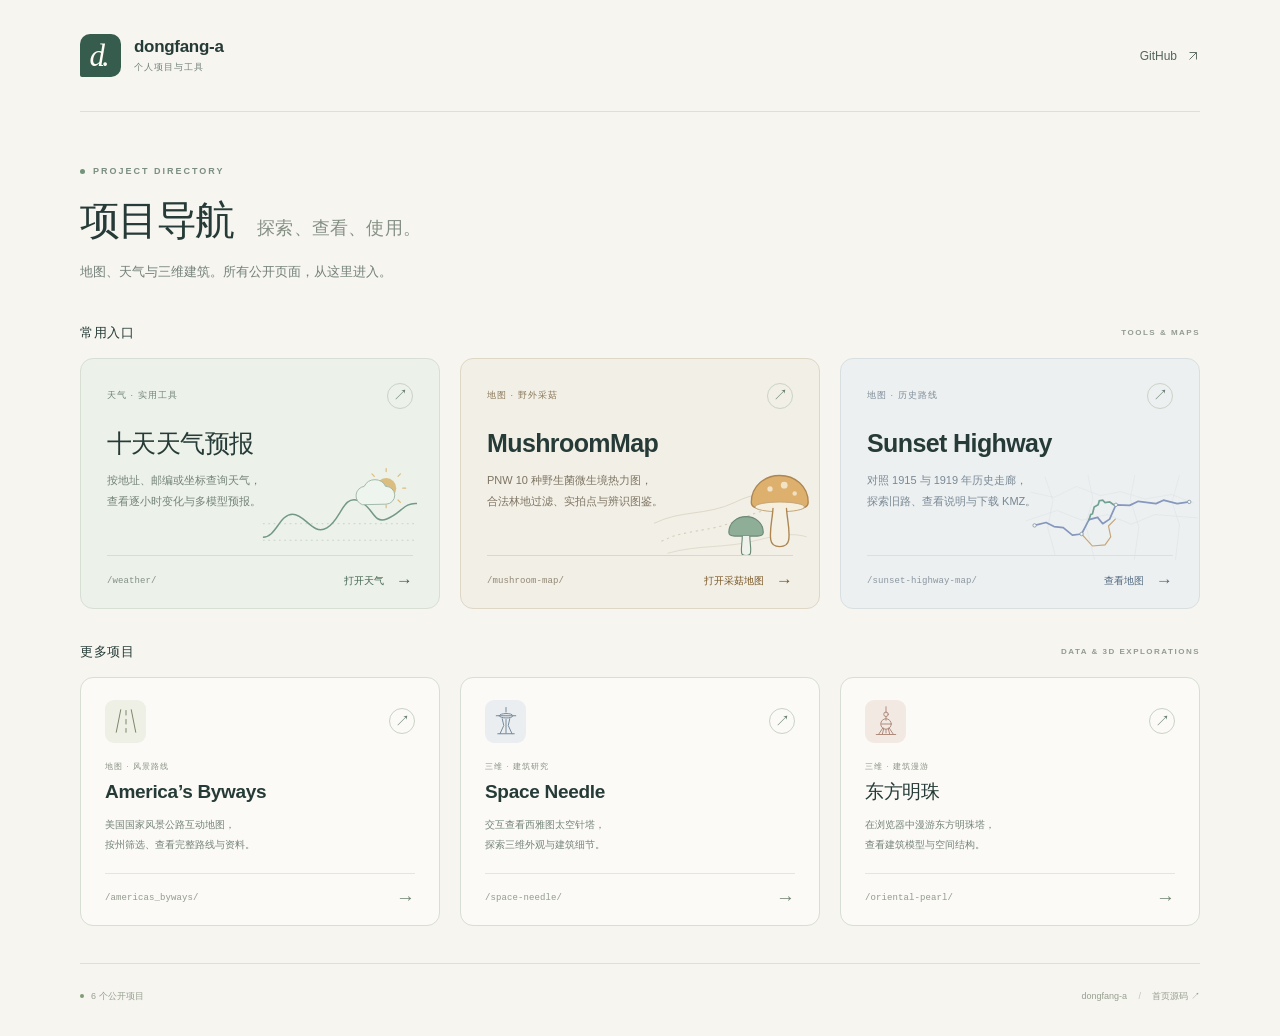
<file: index.html>
<!doctype html>
<html lang="zh-CN">
<head>
  <meta charset="utf-8">
  <meta name="viewport" content="width=device-width,initial-scale=1">
  <meta name="theme-color" content="#f6f5f0">
  <meta name="description" content="dongfang-a 的项目导航：天气预报、MushroomMap 野外采菇地图、Sunset Highway 历史地图、美国风景公路与三维建筑。">
  <title>项目导航 · dongfang-a</title>
  <link rel="canonical" href="https://dongfang-a.github.io/">
  <link rel="icon" href="./home-icon.svg" type="image/svg+xml">
  <link rel="stylesheet" href="./home.css">
</head>
<body>
  <a class="skip-link" href="#projects">跳到项目列表</a>
  <div class="page">
    <header class="header">
      <a class="brand" href="./" aria-label="dongfang-a 首页"><span class="brand-mark">d.</span><span>dongfang-a<small>个人项目与工具</small></span></a>
      <a class="github-link" href="https://github.com/dongfang-a" target="_blank" rel="noopener noreferrer">GitHub <svg viewBox="0 0 20 20" aria-hidden="true"><path d="M5 15 15 5M5 5h10v10"/></svg></a>
    </header>
    <main id="projects">
      <section class="intro" aria-labelledby="page-title">
        <p class="eyebrow"><span></span> PROJECT DIRECTORY</p>
        <h1 id="page-title">项目导航<span>探索、查看、使用。</span></h1>
        <p class="intro-copy">地图、天气与三维建筑。所有公开页面，从这里进入。</p>
      </section>
      <section aria-labelledby="featured-title">
        <div class="section-heading"><h2 id="featured-title">常用入口</h2><span>TOOLS &amp; MAPS</span></div>
        <div class="featured-grid">
          <a class="project-card featured weather-card" href="./weather/" aria-labelledby="weather-title weather-description">
            <div class="card-top"><span class="category">天气 · 实用工具</span><span class="open-arrow" aria-hidden="true">↗</span></div>
            <div class="card-copy"><h3 id="weather-title">十天天气预报</h3><p id="weather-description">按地址、邮编或坐标查询天气，<br>查看逐小时变化与多模型预报。</p></div>
            <svg class="weather-art" viewBox="0 0 290 150" fill="none" aria-hidden="true">
              <path d="M10 94h260M10 122h260" stroke="#a9bcb2" stroke-dasharray="3 6"/>
              <path d="M10 117C32 117 38 78 60 78S94 115 118 101s27-56 53-46 24 40 48 31 29-28 51-26" stroke="#638e79" stroke-width="2.5"/>
              <circle cx="218" cy="34" r="17" fill="#d8b570"/>
              <g stroke="#d8b570" stroke-width="2" stroke-linecap="round"><path d="M218 6V1m0 66v-5M190 34h-5m66 0h-5m-48-20-4-4m48 48-4-4m0-40 4-4m-48 48 4-4"/></g>
              <path d="M178 62a16 16 0 0 1 3-31 20 20 0 0 1 36 0 15 15 0 0 1 1 30Z" fill="#eef4ee" stroke="#90aa9a" stroke-width="1.5"/>
            </svg>
            <div class="card-bottom"><span class="path">/weather/</span><span class="action">打开天气 <span aria-hidden="true">→</span></span></div>
          </a>
          <a class="project-card featured mushroom-card" href="./mushroom-map/" aria-labelledby="mushroom-title mushroom-description">
            <div class="card-top"><span class="category">地图 · 野外采菇</span><span class="open-arrow" aria-hidden="true">↗</span></div>
            <div class="card-copy"><h3 id="mushroom-title">MushroomMap</h3><p id="mushroom-description">PNW 10 种野生菌微生境热力图，<br>合法林地过滤、实拍点与辨识图鉴。</p></div>
            <svg class="mushroom-art" viewBox="0 0 220 145" fill="none" aria-hidden="true">
              <path d="M18 118c30-16 62-12 96-26s56-24 88-14" stroke="#cfc6b1" stroke-width="1.4" stroke-dasharray="3 5"/>
              <path d="M8 94c36-18 70-10 108-28 24-12 52-18 94-6" stroke="#cfc6b1" stroke-width="1.2" opacity=".75"/>
              <path d="M26 134c42-12 78-6 122-18 24-6 44-10 64-4" stroke="#cfc6b1" stroke-width="1.1" opacity=".7"/>
              <path d="M138 66c0-22 18-36 38-36s38 14 38 36c0 5-6 9-14 9h-48c-8 0-14-4-14-9Z" fill="#d8a354" stroke="#9e7030" stroke-width="1.8"/>
              <ellipse cx="176" cy="72" rx="33" ry="6.5" fill="#f7efdc" stroke="#b99763" stroke-width="1.3"/>
              <path d="M167 74c-1 16-5 29-3 42 1 6 6 9 12 9s11-3 12-9c2-13-2-26-3-42" fill="#f6f1e4" stroke="#9e7030" stroke-width="1.8" stroke-linecap="round"/>
              <circle cx="163" cy="48" r="3.5" fill="#f7ebd2" opacity=".85"/>
              <circle cx="182" cy="43" r="4.5" fill="#f7ebd2" opacity=".85"/>
              <circle cx="196" cy="54" r="3" fill="#f7ebd2" opacity=".8"/>
              <path d="M108 106c0-13 11-21 23-21s23 8 23 21c0 3-3 5-8 5h-30c-5 0-8-2-8-5Z" fill="#7aa088" stroke="#4d735d" stroke-width="1.5"/>
              <path d="M126 111c0 9-2 15-1 22 0 3 3 4 6 4s6-1 6-4c1-7-1-13-1-22" fill="#eef3ec" stroke="#4d735d" stroke-width="1.5"/>
            </svg>
            <div class="card-bottom"><span class="path">/mushroom-map/</span><span class="action">打开采菇地图 <span aria-hidden="true">→</span></span></div>
          </a>
          <a class="project-card featured sunset-card" href="./sunset-highway-map/" aria-labelledby="sunset-title sunset-description">
            <div class="card-top"><span class="category">地图 · 历史路线</span><span class="open-arrow" aria-hidden="true">↗</span></div>
            <div class="card-copy"><h3 id="sunset-title">Sunset Highway</h3><p id="sunset-description">对照 1915 与 1919 年历史走廊，<br>探索旧路、查看说明与下载 KMZ。</p></div>
            <svg class="route-art" viewBox="0 0 300 148" fill="none" aria-hidden="true">
              <path d="m8 30 41 9 39-19 42 16 35-7 43 13 46-8 39 15M0 80l54-18 44 17 44-10 42 17 41-17 75 6M33 3l14 41-9 48 13 48M108 0l9 42-13 45 16 61M190 0l-8 42 15 49-8 57M268 0l-13 47 13 40-7 61" stroke="#c3cdd4" opacity=".5"/>
              <path d="m15 88 20-5 14 7 16 2 16 13 16-2 13-25 15-4 9 11 12-8 11-25 24 1 15-7 31 4 13-6 24 6 21-3" stroke="#697fb0" stroke-width="3" stroke-linecap="round" stroke-linejoin="round"/>
              <path d="m97 103 19 21 22-2 10-14-4-19 12-12" stroke="#bc9256" stroke-width="2" stroke-linecap="round"/>
              <path d="m110 78 3-9 3-1 3-12 7-4 2-7 6-1 4 4 8-1 7 5" stroke="#4f8b79" stroke-width="3" stroke-linecap="round"/>
              <g fill="#f6f7f7" stroke="#6b8190" stroke-width="1.5"><circle cx="15" cy="88" r="3"/><circle cx="97" cy="103" r="3"/><circle cx="157" cy="52" r="3"/><circle cx="285" cy="47" r="3"/></g>
            </svg>
            <div class="card-bottom"><span class="path">/sunset-highway-map/</span><span class="action">查看地图 <span aria-hidden="true">→</span></span></div>
          </a>
        </div>
      </section>
      <section class="more-section" aria-labelledby="more-title">
        <div class="section-heading"><h2 id="more-title">更多项目</h2><span>DATA &amp; 3D EXPLORATIONS</span></div>
        <div class="project-grid">
          <a class="project-card compact" href="./americas_byways/" aria-labelledby="byways-title byways-description">
            <div class="card-top"><span class="project-icon" aria-hidden="true"><svg viewBox="0 0 40 40"><path d="m13 5-6 30M27 5l6 30M20 6v6m0 6v6m0 6v5"/></svg></span><span class="open-arrow" aria-hidden="true">↗</span></div>
            <span class="category">地图 · 风景路线</span><h3 id="byways-title">America’s Byways</h3><p id="byways-description">美国国家风景公路互动地图，<br>按州筛选、查看完整路线与资料。</p>
            <div class="card-bottom"><span class="path">/americas_byways/</span><span class="mini-action" aria-hidden="true">→</span></div>
          </a>
          <a class="project-card compact" href="./space-needle/" aria-labelledby="needle-title needle-description">
            <div class="card-top"><span class="project-icon needle-icon" aria-hidden="true"><svg viewBox="0 0 40 40"><path d="M20 2v6M11 13c0-4 18-4 18 0s-18 4-18 0Zm-4 0h26M15 17l2 9-5 11m13-20-2 9 5 11M20 18v18M9 37h22"/></svg></span><span class="open-arrow" aria-hidden="true">↗</span></div>
            <span class="category">三维 · 建筑研究</span><h3 id="needle-title">Space Needle</h3><p id="needle-description">交互查看西雅图太空针塔，<br>探索三维外观与建筑细节。</p>
            <div class="card-bottom"><span class="path">/space-needle/</span><span class="mini-action" aria-hidden="true">→</span></div>
          </a>
          <a class="project-card compact" href="./oriental-pearl/" aria-labelledby="pearl-title pearl-description">
            <div class="card-top"><span class="project-icon pearl-icon" aria-hidden="true"><svg viewBox="0 0 40 40"><path d="M20 1v8m0 5v5m0 12v5M16 29 10 38m14-9 6 9M17 30l-2 8m8-8 2 8"/><circle cx="20" cy="11" r="3"/><circle cx="20" cy="24" r="7"/><path d="M7 38h26M14 24h12"/></svg></span><span class="open-arrow" aria-hidden="true">↗</span></div>
            <span class="category">三维 · 建筑漫游</span><h3 id="pearl-title">东方明珠</h3><p id="pearl-description">在浏览器中漫游东方明珠塔，<br>查看建筑模型与空间结构。</p>
            <div class="card-bottom"><span class="path">/oriental-pearl/</span><span class="mini-action" aria-hidden="true">→</span></div>
          </a>
        </div>
      </section>
    </main>
    <footer class="footer"><span><i aria-hidden="true"></i>6 个公开项目</span><span>dongfang-a <b>/</b> <a href="https://github.com/dongfang-a/dongfang-a.github.io" target="_blank" rel="noopener noreferrer">首页源码 ↗</a></span></footer>
  </div>
</body>
</html>
</file>
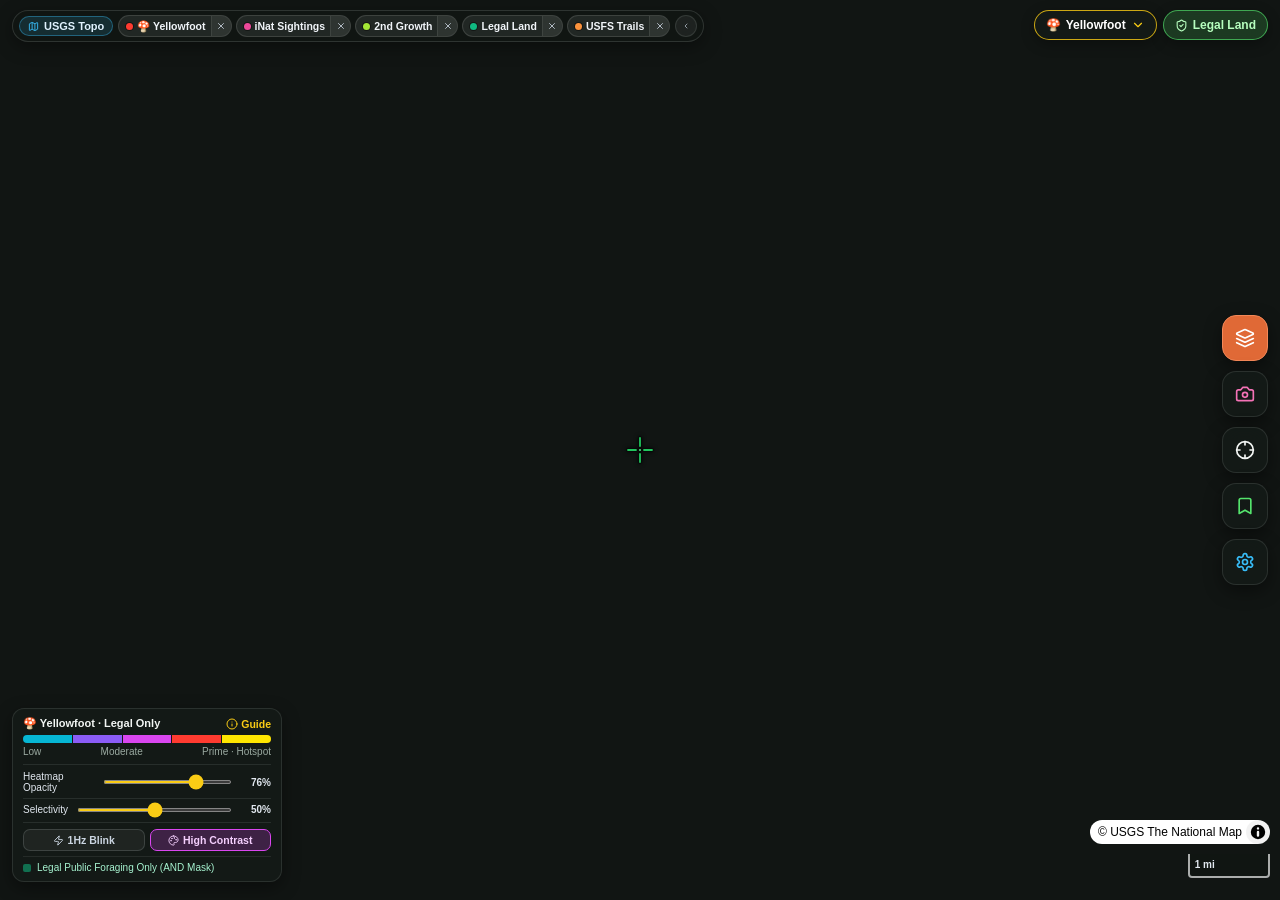
<file: mushroom-map/index.html>
<!DOCTYPE html>
<html lang="zh-CN">
  <head>
    <meta charset="UTF-8" />
    <meta
      name="viewport"
      content="width=device-width, initial-scale=1.0, maximum-scale=1.0, user-scalable=no, viewport-fit=cover"
    />
    <meta name="theme-color" content="#141815" />
    <meta name="mobile-web-app-capable" content="yes" />
    <meta name="apple-mobile-web-app-capable" content="yes" />
    <meta name="apple-mobile-web-app-title" content="MushroomMap" />
    <meta name="apple-mobile-web-app-status-bar-style" content="black-translucent" />
    <link rel="manifest" href="./manifest.webmanifest" />
    <link rel="icon" type="image/png" href="./favicon.png" />
    <link rel="apple-touch-icon" href="./icon-192.png" />
    <title>MushroomMap — 野外采菇与火烧迹地地图</title>
    <script type="module" crossorigin src="./assets/index-iMc4haFm.js"></script>
    <link rel="stylesheet" crossorigin href="./assets/index-CrHbjTKY.css">
  </head>
  <body>
    <div id="root"></div>
  </body>
</html>
</file>
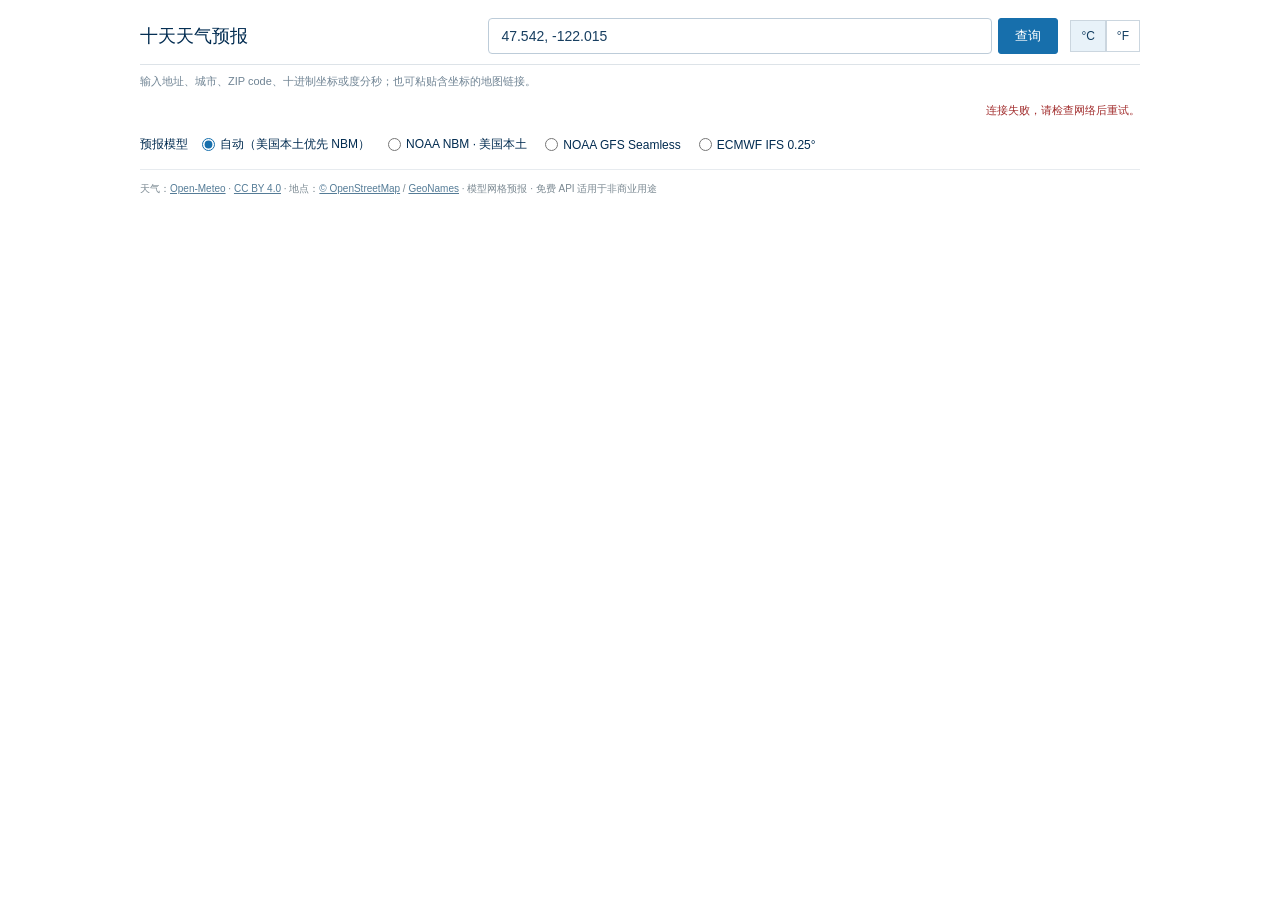
<file: weather/index.html>
<!doctype html>
<html lang="zh-CN">
<head><meta charset="utf-8"><meta name="viewport" content="width=device-width,initial-scale=1"><meta name="description" content="GPS 坐标十天天气预报图：温度、露点、体感、云量、降水、湿度、气压及风速。"><title>GPS 十天天气预报图</title><link rel="stylesheet" href="style.css?v=20261013-radio"><script type="module" src="app.js?v=20261013-radio"></script></head>
<body><main>
  <form id="location-form" class="toolbar"><strong>十天天气预报</strong><div class="location-search"><label for="location-input" class="sr-only">地址、邮编或坐标</label><input id="location-input" type="search" placeholder="地址、邮编或坐标，例如 98029 / 47.542, -122.015" autocomplete="off" required aria-describedby="search-help"><button id="search" type="submit">查询</button></div><div class="unit-switch" aria-label="温度单位"><button id="celsius" type="button" aria-pressed="true">°C</button><button id="fahrenheit" type="button" aria-pressed="false">°F</button></div></form>
  <p id="search-help" class="search-help">输入地址、城市、ZIP code、十进制坐标或度分秒；也可粘贴含坐标的地图链接。</p>
  <section id="candidates" class="candidates" hidden aria-label="匹配地点"><div class="candidate-heading"><span>请选择匹配的地点</span><button id="close-candidates" aria-label="关闭地点候选">×</button></div><div id="candidate-list"></div></section>
  <div class="meta"><span id="location-meta"></span><span id="status" role="status" aria-live="polite">正在获取预报…</span></div>
  <div class="model-toolbar"><span id="model-label">预报模型</span><div id="model" class="model-options" role="radiogroup" aria-labelledby="model-label"><label><input type="radio" name="model" value="auto" checked>自动（美国本土优先 NBM）</label><label><input type="radio" name="model" value="nbm">NOAA NBM · 美国本土</label><label><input type="radio" name="model" value="gfs">NOAA GFS Seamless</label><label><input type="radio" name="model" value="ecmwf">ECMWF IFS 0.25°</label></div></div>
  <section id="weather" hidden aria-label="十日天气图表">
    <p id="source-info" class="source-info"></p>
    <div class="time-toolbar"><button id="previous" aria-label="向前一天">‹</button><span id="range-label"></span><button id="next" aria-label="向后一天">›</button><output id="hover-time"></output></div>
    <div class="chart-scroll"><div class="forecast-chart"><div class="daily-grid" id="daily"></div><div id="panels"></div></div></div>
    <div class="inspect"><label for="hour-slider">逐小时查看 <span id="slider-time"></span></label><input id="hour-slider" type="range" min="0" max="239" value="0"></div>
    <div id="readout" class="readout" aria-live="off"></div>
    <p class="notes">灰色背景表示夜间。天气图标按白天逐小时天气汇总，上午／下午有变化时分别标注；仅夜间降水单独标注。温度与顶部降水量仍按全天计算。悬停／触摸可查看四组数据，点击图例可隐藏曲线。每小时液态降水读左轴，累计液态降水读右轴；累计从图表起点开始。降水量对应标示时刻之前一小时。降雪概率：数据源未提供。末日可能只有部分小时，缺测不补零。</p>
    <button id="compare" type="button">加载 NBM / GFS / ECMWF / NWS 对比</button>
    <section id="comparison" class="comparison" hidden aria-label="预报模型对比"></section>
  </section>
  <footer>天气：<a href="https://open-meteo.com/" target="_blank" rel="noopener noreferrer">Open-Meteo</a> · <a href="https://creativecommons.org/licenses/by/4.0/" target="_blank" rel="noopener noreferrer">CC BY 4.0</a> · 地点：<a href="https://www.openstreetmap.org/copyright" target="_blank" rel="noopener noreferrer">© OpenStreetMap</a> / <a href="https://www.geonames.org/" target="_blank" rel="noopener noreferrer">GeoNames</a> · 模型网格预报 · 免费 API 适用于非商业用途<span id="grid-info"></span></footer>
</main></body></html>
</file>
<file: home.css>
:root{color-scheme:light;--paper:#f6f5f0;--ink:#263b37;--muted:#738079;--line:#dedfd5;--green:#365c4d;font-family:"Segoe UI","Microsoft YaHei",-apple-system,BlinkMacSystemFont,sans-serif;font-synthesis:none}
*{box-sizing:border-box}html{scroll-behavior:smooth}body{margin:0;background:var(--paper);color:var(--ink);-webkit-font-smoothing:antialiased}a{color:inherit}.page{width:min(1120px,calc(100% - 80px));margin:auto}
.header{height:112px;display:flex;align-items:center;justify-content:space-between;border-bottom:1px solid var(--line)}.brand{display:flex;align-items:center;gap:13px;text-decoration:none;font-size:17px;font-weight:650;letter-spacing:-.3px}.brand-mark{display:grid;place-items:center;width:41px;height:43px;background:var(--green);color:#fffdf3;border-radius:10px 10px 10px 2px;font:italic 31px Georgia,serif;letter-spacing:-3px;padding-right:5px}.brand small{display:block;font-size:9px;letter-spacing:1px;color:var(--muted);font-weight:400;margin-top:4px}.github-link{display:flex;align-items:center;gap:9px;font-size:12px;color:#53645b;text-decoration:none;padding:10px 0 10px 12px}.github-link svg{width:14px;height:14px;fill:none;stroke:currentColor;stroke-width:1.3}
.intro{padding:54px 0 39px}.eyebrow{display:flex;gap:8px;align-items:center;font-size:9px;font-weight:650;letter-spacing:2px;color:#7c8e82;margin:0 0 17px}.eyebrow span{width:5px;height:5px;border-radius:50%;background:#73937b}h1{margin:0;font-size:40px;font-weight:650;line-height:1.35;letter-spacing:-1.7px}h1 span{margin-left:24px;font-size:18px;letter-spacing:.2px;font-weight:400;color:#859084}.intro-copy{margin:13px 0 0;font-size:13px;line-height:1.9;color:var(--muted)}.section-heading{display:flex;align-items:center;justify-content:space-between;margin-bottom:16px}.section-heading h2{font-size:13px;letter-spacing:.5px;font-weight:600;margin:0}.section-heading>span{font-size:8px;font-weight:600;letter-spacing:1.5px;color:#929b92}
.featured-grid{display:grid;grid-template-columns:repeat(3,1fr);gap:20px}.project-card{position:relative;display:block;text-decoration:none;border:1px solid #d7ded3;border-radius:13px;overflow:hidden;transition:transform .18s,border-color .18s,box-shadow .18s;background:#fbfaf6}.project-card:hover{transform:translateY(-3px);border-color:#9fb1a0;box-shadow:0 10px 28px #2a423b0b}.project-card:focus-visible,.github-link:focus-visible,.brand:focus-visible,.footer a:focus-visible{outline:3px solid #a68d52;outline-offset:5px}.featured{padding:24px 26px 0;min-height:251px;display:flex;flex-direction:column}.weather-card{background:#ecf1e9}.sunset-card{background:#edf0f1;border-color:#d8dfe0}.mushroom-card{background:#f2efe6;border-color:#ded7c6}.card-top{display:flex;justify-content:space-between;align-items:center;position:relative;z-index:1}.category{font-size:9px;letter-spacing:1px;color:#71847a}.sunset-card .category{color:#7e8d99}.mushroom-card .category{color:#8a7859}.open-arrow{display:grid;place-items:center;border-radius:50%;height:26px;width:26px;border:1px solid #c9d3c6;color:#6b8274;font-size:15px;transition:background .18s,color .18s}.project-card:hover .open-arrow{background:#385d4e;border-color:#385d4e;color:#fff}.card-copy{position:relative;z-index:1;margin-top:17px;pointer-events:none}.project-card h3{font-size:25px;font-weight:600;letter-spacing:-.6px;line-height:1.4;margin:0}.project-card p{font-size:11px;line-height:1.95;color:#748378;margin:9px 0 17px}.sunset-card p{color:#788894}.mushroom-card p{color:#7d7463}.card-bottom{display:flex;justify-content:space-between;align-items:center;gap:8px;position:relative;z-index:1;margin-top:auto;padding:15px 0 17px;border-top:1px solid #d5ded1}.sunset-card .card-bottom{border-top-color:#d9e0e1}.mushroom-card .card-bottom{border-top-color:#ded7c7}.path{font-family:Consolas,"Courier New",monospace;font-size:9px;letter-spacing:.1px;color:#839085}.action{display:flex;align-items:center;gap:12px;color:#42634f;font-size:10px;font-weight:600}.sunset-card .path{color:#8a96a0}.sunset-card .action{color:#536a80}.mushroom-card .path{color:#918673}.mushroom-card .action{color:#7a5827}.action>span{font-size:17px}.weather-art{position:absolute;right:10px;bottom:51px;width:48%;max-width:280px;opacity:.88;pointer-events:none}.route-art{position:absolute;right:1px;bottom:48px;width:48%;max-width:280px;opacity:.78;pointer-events:none}.mushroom-art{position:absolute;right:6px;bottom:46px;width:46%;max-width:210px;opacity:.82;pointer-events:none}
.more-section{margin-top:34px}.project-grid{display:grid;grid-template-columns:repeat(3,1fr);gap:20px}.compact{padding:22px 24px 0;min-height:249px;display:flex;flex-direction:column}.compact .card-top{margin-bottom:18px}.compact .category{font-size:8px;color:#899183;margin-bottom:7px}.compact h3{font-size:19px;letter-spacing:-.3px}.compact p{font-size:10px;line-height:1.95;margin-top:10px;margin-bottom:18px}.compact .card-bottom{padding-top:13px;padding-bottom:16px;border-color:#e4e5db}.compact .path{font-size:9px;color:#929a8d}.mini-action{font-size:19px;color:#768974}.project-icon{width:41px;height:43px;display:grid;place-items:center;border-radius:9px;background:#eef0e6;color:#778365}.project-icon svg{width:30px;height:32px;fill:none;stroke:currentColor;stroke-width:1.3;stroke-linecap:round;stroke-linejoin:round}.needle-icon{background:#eaeef1;color:#758797}.pearl-icon{background:#f3e9e3;color:#ad8a7a}
.footer{display:flex;justify-content:space-between;align-items:center;gap:20px;margin-top:37px;padding:24px 0 32px;border-top:1px solid var(--line);font-size:9px;color:#96a08f;line-height:1.8}.footer>span:first-child{display:flex;gap:7px;align-items:center}.footer i{height:4px;width:4px;background:#7f9b76;border-radius:50%}.footer b{margin:0 9px;color:#c0c5b9;font-weight:400}.footer a{text-decoration:none}.footer a:hover{text-decoration:underline;text-underline-offset:3px}.skip-link{position:absolute;z-index:10;left:15px;top:-60px;background:#fffdf5;border:1px solid var(--green);padding:12px 16px;font-size:13px;border-radius:5px}.skip-link:focus{top:12px}
@media(min-width:1450px){.intro{padding-top:66px;padding-bottom:44px}.featured{min-height:270px}.compact{min-height:264px}.more-section{margin-top:38px}}
@media(max-width:1000px){.page{width:calc(100% - 60px)}.featured{padding-left:22px;padding-right:22px}.project-card h3{font-size:22px}.weather-art,.route-art,.mushroom-art{width:45%;opacity:.55;right:0}.project-card p{font-size:10px}.compact{padding-left:20px;padding-right:20px}.compact h3{font-size:17px}.compact p{font-size:10px}.project-grid{gap:15px}.featured-grid{grid-template-columns:1fr 1fr;gap:16px}.card-copy{max-width:86%}.category{font-size:8px}}
@media(max-width:720px){.page{width:calc(100% - 36px);max-width:540px}.header{height:91px}.brand{font-size:16px;gap:10px}.brand-mark{width:35px;height:37px;font-size:28px;border-radius:8px 8px 8px 2px}.brand small{font-size:8px}.github-link{font-size:11px;gap:7px}.intro{padding:37px 0 31px}.eyebrow{font-size:8px;letter-spacing:1.8px;margin-bottom:14px}h1{font-size:34px;letter-spacing:-1.3px}h1 span{display:block;font-size:16px;margin:9px 0 0;letter-spacing:.3px}.intro-copy{font-size:11px;line-height:1.95;margin-top:12px;max-width:310px}.section-heading{margin-bottom:13px}.section-heading h2{font-size:12px}.section-heading>span{font-size:7px;letter-spacing:1px}.featured-grid{grid-template-columns:1fr;gap:14px}.featured{padding:20px 22px 0;min-height:241px;border-radius:12px}.card-copy{margin-top:17px}.project-card h3{font-size:24px}.project-card p{font-size:11px;margin-bottom:16px}.featured .category{font-size:8px}.weather-art{width:46%;max-width:220px;opacity:.7;right:4px;bottom:52px}.route-art{width:49%;max-width:240px;opacity:.6;right:0;bottom:45px}.mushroom-art{width:44%;max-width:200px;opacity:.75;right:4px;bottom:48px}.card-bottom{padding-top:14px;padding-bottom:15px}.path{font-size:9px}.action{font-size:10px}.more-section{margin-top:29px}.project-grid{grid-template-columns:1fr;gap:13px}.compact{padding:21px 22px 0;min-height:228px}.compact .card-top{margin-bottom:14px}.compact .category{font-size:8px}.compact h3{font-size:21px}.compact p{font-size:11px;line-height:1.9;margin-top:8px;margin-bottom:19px}.compact .card-bottom{padding-top:13px;padding-bottom:15px}.compact .path{font-size:9px}.compact .open-arrow{height:25px;width:25px}.footer{margin-top:29px;padding-top:20px;padding-bottom:27px;font-size:8px;gap:10px}.footer b{margin:0 5px}}
@media(prefers-reduced-motion:reduce){html{scroll-behavior:auto}.project-card,.open-arrow{transition:none}.project-card:hover{transform:none}}
</file>
<file: mushroom-map/assets/index-CrHbjTKY.css>
.maplibregl-map{font:12px/20px Helvetica Neue,Arial,Helvetica,sans-serif;overflow:hidden;position:relative;-webkit-tap-highlight-color:rgb(0 0 0/0)}.maplibregl-canvas{left:0;position:absolute;top:0}.maplibregl-map:fullscreen{height:100%;width:100%}.maplibregl-ctrl-group button.maplibregl-ctrl-compass{touch-action:none}.maplibregl-canvas-container.maplibregl-interactive,.maplibregl-ctrl-group button.maplibregl-ctrl-compass{cursor:grab;-webkit-user-select:none;-moz-user-select:none;user-select:none}.maplibregl-canvas-container.maplibregl-interactive.maplibregl-track-pointer{cursor:pointer}.maplibregl-canvas-container.maplibregl-interactive:active,.maplibregl-ctrl-group button.maplibregl-ctrl-compass:active{cursor:grabbing}.maplibregl-canvas-container.maplibregl-touch-zoom-rotate,.maplibregl-canvas-container.maplibregl-touch-zoom-rotate .maplibregl-canvas{touch-action:pan-x pan-y}.maplibregl-canvas-container.maplibregl-touch-drag-pan,.maplibregl-canvas-container.maplibregl-touch-drag-pan .maplibregl-canvas{touch-action:pinch-zoom}.maplibregl-canvas-container.maplibregl-touch-zoom-rotate.maplibregl-touch-drag-pan,.maplibregl-canvas-container.maplibregl-touch-zoom-rotate.maplibregl-touch-drag-pan .maplibregl-canvas{touch-action:none}.maplibregl-canvas-container.maplibregl-touch-drag-pan.maplibregl-cooperative-gestures,.maplibregl-canvas-container.maplibregl-touch-drag-pan.maplibregl-cooperative-gestures .maplibregl-canvas{touch-action:pan-x pan-y}.maplibregl-ctrl-bottom-left,.maplibregl-ctrl-bottom-right,.maplibregl-ctrl-top-left,.maplibregl-ctrl-top-right{pointer-events:none;position:absolute;z-index:2}.maplibregl-ctrl-top-left{left:0;top:0}.maplibregl-ctrl-top-right{right:0;top:0}.maplibregl-ctrl-bottom-left{bottom:0;left:0}.maplibregl-ctrl-bottom-right{bottom:0;right:0}.maplibregl-ctrl{clear:both;pointer-events:auto;transform:translate(0)}.maplibregl-ctrl-top-left .maplibregl-ctrl{float:left;margin:10px 0 0 10px}.maplibregl-ctrl-top-right .maplibregl-ctrl{float:right;margin:10px 10px 0 0}.maplibregl-ctrl-bottom-left .maplibregl-ctrl{float:left;margin:0 0 10px 10px}.maplibregl-ctrl-bottom-right .maplibregl-ctrl{float:right;margin:0 10px 10px 0}.maplibregl-ctrl-group{background:#fff;border-radius:4px}.maplibregl-ctrl-group:not(:empty){box-shadow:0 0 0 2px #0000001a}@media (forced-colors:active){.maplibregl-ctrl-group:not(:empty){box-shadow:0 0 0 2px ButtonText}}.maplibregl-ctrl-group button{background-color:transparent;border:0;box-sizing:border-box;cursor:pointer;display:block;height:29px;outline:none;padding:0;width:29px}.maplibregl-ctrl-group button+button{border-top:1px solid #ddd}.maplibregl-ctrl button .maplibregl-ctrl-icon{background-position:50%;background-repeat:no-repeat;display:block;height:100%;width:100%}@media (forced-colors:active){.maplibregl-ctrl-icon{background-color:transparent}.maplibregl-ctrl-group button+button{border-top:1px solid ButtonText}}.maplibregl-ctrl button::-moz-focus-inner{border:0;padding:0}.maplibregl-ctrl-attrib-button:focus,.maplibregl-ctrl-group button:focus{box-shadow:0 0 2px 2px #0096ff}.maplibregl-ctrl button:disabled{cursor:not-allowed}.maplibregl-ctrl button:disabled .maplibregl-ctrl-icon{opacity:.25}.maplibregl-ctrl button:not(:disabled):hover{background-color:#0000000d}.maplibregl-ctrl-group button:focus:focus-visible{box-shadow:0 0 2px 2px #0096ff}.maplibregl-ctrl-group button:focus:not(:focus-visible){box-shadow:none}.maplibregl-ctrl-group button:focus:first-child{border-radius:4px 4px 0 0}.maplibregl-ctrl-group button:focus:last-child{border-radius:0 0 4px 4px}.maplibregl-ctrl-group button:focus:only-child{border-radius:inherit}.maplibregl-ctrl button.maplibregl-ctrl-zoom-out .maplibregl-ctrl-icon{background-image:url("data:image/svg+xml;charset=utf-8,%3Csvg xmlns='http://www.w3.org/2000/svg' width='29' height='29' fill='%23333' viewBox='0 0 29 29'%3E%3Cpath d='M10 13c-.75 0-1.5.75-1.5 1.5S9.25 16 10 16h9c.75 0 1.5-.75 1.5-1.5S19.75 13 19 13z'/%3E%3C/svg%3E")}.maplibregl-ctrl button.maplibregl-ctrl-zoom-in .maplibregl-ctrl-icon{background-image:url("data:image/svg+xml;charset=utf-8,%3Csvg xmlns='http://www.w3.org/2000/svg' width='29' height='29' fill='%23333' viewBox='0 0 29 29'%3E%3Cpath d='M14.5 8.5c-.75 0-1.5.75-1.5 1.5v3h-3c-.75 0-1.5.75-1.5 1.5S9.25 16 10 16h3v3c0 .75.75 1.5 1.5 1.5S16 19.75 16 19v-3h3c.75 0 1.5-.75 1.5-1.5S19.75 13 19 13h-3v-3c0-.75-.75-1.5-1.5-1.5'/%3E%3C/svg%3E")}@media (forced-colors:active){.maplibregl-ctrl button.maplibregl-ctrl-zoom-out .maplibregl-ctrl-icon{background-image:url("data:image/svg+xml;charset=utf-8,%3Csvg xmlns='http://www.w3.org/2000/svg' width='29' height='29' fill='%23fff' viewBox='0 0 29 29'%3E%3Cpath d='M10 13c-.75 0-1.5.75-1.5 1.5S9.25 16 10 16h9c.75 0 1.5-.75 1.5-1.5S19.75 13 19 13z'/%3E%3C/svg%3E")}.maplibregl-ctrl button.maplibregl-ctrl-zoom-in .maplibregl-ctrl-icon{background-image:url("data:image/svg+xml;charset=utf-8,%3Csvg xmlns='http://www.w3.org/2000/svg' width='29' height='29' fill='%23fff' viewBox='0 0 29 29'%3E%3Cpath d='M14.5 8.5c-.75 0-1.5.75-1.5 1.5v3h-3c-.75 0-1.5.75-1.5 1.5S9.25 16 10 16h3v3c0 .75.75 1.5 1.5 1.5S16 19.75 16 19v-3h3c.75 0 1.5-.75 1.5-1.5S19.75 13 19 13h-3v-3c0-.75-.75-1.5-1.5-1.5'/%3E%3C/svg%3E")}}@media (forced-colors:active) and (prefers-color-scheme:light){.maplibregl-ctrl button.maplibregl-ctrl-zoom-out .maplibregl-ctrl-icon{background-image:url("data:image/svg+xml;charset=utf-8,%3Csvg xmlns='http://www.w3.org/2000/svg' width='29' height='29' viewBox='0 0 29 29'%3E%3Cpath d='M10 13c-.75 0-1.5.75-1.5 1.5S9.25 16 10 16h9c.75 0 1.5-.75 1.5-1.5S19.75 13 19 13z'/%3E%3C/svg%3E")}.maplibregl-ctrl button.maplibregl-ctrl-zoom-in .maplibregl-ctrl-icon{background-image:url("data:image/svg+xml;charset=utf-8,%3Csvg xmlns='http://www.w3.org/2000/svg' width='29' height='29' viewBox='0 0 29 29'%3E%3Cpath d='M14.5 8.5c-.75 0-1.5.75-1.5 1.5v3h-3c-.75 0-1.5.75-1.5 1.5S9.25 16 10 16h3v3c0 .75.75 1.5 1.5 1.5S16 19.75 16 19v-3h3c.75 0 1.5-.75 1.5-1.5S19.75 13 19 13h-3v-3c0-.75-.75-1.5-1.5-1.5'/%3E%3C/svg%3E")}}.maplibregl-ctrl button.maplibregl-ctrl-fullscreen .maplibregl-ctrl-icon{background-image:url("data:image/svg+xml;charset=utf-8,%3Csvg xmlns='http://www.w3.org/2000/svg' width='29' height='29' fill='%23333' viewBox='0 0 29 29'%3E%3Cpath d='M24 16v5.5c0 1.75-.75 2.5-2.5 2.5H16v-1l3-1.5-4-5.5 1-1 5.5 4 1.5-3zM6 16l1.5 3 5.5-4 1 1-4 5.5 3 1.5v1H7.5C5.75 24 5 23.25 5 21.5V16zm7-11v1l-3 1.5 4 5.5-1 1-5.5-4L6 13H5V7.5C5 5.75 5.75 5 7.5 5zm11 2.5c0-1.75-.75-2.5-2.5-2.5H16v1l3 1.5-4 5.5 1 1 5.5-4 1.5 3h1z'/%3E%3C/svg%3E")}.maplibregl-ctrl button.maplibregl-ctrl-shrink .maplibregl-ctrl-icon{background-image:url("data:image/svg+xml;charset=utf-8,%3Csvg xmlns='http://www.w3.org/2000/svg' width='29' height='29' viewBox='0 0 29 29'%3E%3Cpath d='M18.5 16c-1.75 0-2.5.75-2.5 2.5V24h1l1.5-3 5.5 4 1-1-4-5.5 3-1.5v-1zM13 18.5c0-1.75-.75-2.5-2.5-2.5H5v1l3 1.5L4 24l1 1 5.5-4 1.5 3h1zm3-8c0 1.75.75 2.5 2.5 2.5H24v-1l-3-1.5L25 5l-1-1-5.5 4L17 5h-1zM10.5 13c1.75 0 2.5-.75 2.5-2.5V5h-1l-1.5 3L5 4 4 5l4 5.5L5 12v1z'/%3E%3C/svg%3E")}@media (forced-colors:active){.maplibregl-ctrl button.maplibregl-ctrl-fullscreen .maplibregl-ctrl-icon{background-image:url("data:image/svg+xml;charset=utf-8,%3Csvg xmlns='http://www.w3.org/2000/svg' width='29' height='29' fill='%23fff' viewBox='0 0 29 29'%3E%3Cpath d='M24 16v5.5c0 1.75-.75 2.5-2.5 2.5H16v-1l3-1.5-4-5.5 1-1 5.5 4 1.5-3zM6 16l1.5 3 5.5-4 1 1-4 5.5 3 1.5v1H7.5C5.75 24 5 23.25 5 21.5V16zm7-11v1l-3 1.5 4 5.5-1 1-5.5-4L6 13H5V7.5C5 5.75 5.75 5 7.5 5zm11 2.5c0-1.75-.75-2.5-2.5-2.5H16v1l3 1.5-4 5.5 1 1 5.5-4 1.5 3h1z'/%3E%3C/svg%3E")}.maplibregl-ctrl button.maplibregl-ctrl-shrink .maplibregl-ctrl-icon{background-image:url("data:image/svg+xml;charset=utf-8,%3Csvg xmlns='http://www.w3.org/2000/svg' width='29' height='29' fill='%23fff' viewBox='0 0 29 29'%3E%3Cpath d='M18.5 16c-1.75 0-2.5.75-2.5 2.5V24h1l1.5-3 5.5 4 1-1-4-5.5 3-1.5v-1zM13 18.5c0-1.75-.75-2.5-2.5-2.5H5v1l3 1.5L4 24l1 1 5.5-4 1.5 3h1zm3-8c0 1.75.75 2.5 2.5 2.5H24v-1l-3-1.5L25 5l-1-1-5.5 4L17 5h-1zM10.5 13c1.75 0 2.5-.75 2.5-2.5V5h-1l-1.5 3L5 4 4 5l4 5.5L5 12v1z'/%3E%3C/svg%3E")}}@media (forced-colors:active) and (prefers-color-scheme:light){.maplibregl-ctrl button.maplibregl-ctrl-fullscreen .maplibregl-ctrl-icon{background-image:url("data:image/svg+xml;charset=utf-8,%3Csvg xmlns='http://www.w3.org/2000/svg' width='29' height='29' viewBox='0 0 29 29'%3E%3Cpath d='M24 16v5.5c0 1.75-.75 2.5-2.5 2.5H16v-1l3-1.5-4-5.5 1-1 5.5 4 1.5-3zM6 16l1.5 3 5.5-4 1 1-4 5.5 3 1.5v1H7.5C5.75 24 5 23.25 5 21.5V16zm7-11v1l-3 1.5 4 5.5-1 1-5.5-4L6 13H5V7.5C5 5.75 5.75 5 7.5 5zm11 2.5c0-1.75-.75-2.5-2.5-2.5H16v1l3 1.5-4 5.5 1 1 5.5-4 1.5 3h1z'/%3E%3C/svg%3E")}.maplibregl-ctrl button.maplibregl-ctrl-shrink .maplibregl-ctrl-icon{background-image:url("data:image/svg+xml;charset=utf-8,%3Csvg xmlns='http://www.w3.org/2000/svg' width='29' height='29' viewBox='0 0 29 29'%3E%3Cpath d='M18.5 16c-1.75 0-2.5.75-2.5 2.5V24h1l1.5-3 5.5 4 1-1-4-5.5 3-1.5v-1zM13 18.5c0-1.75-.75-2.5-2.5-2.5H5v1l3 1.5L4 24l1 1 5.5-4 1.5 3h1zm3-8c0 1.75.75 2.5 2.5 2.5H24v-1l-3-1.5L25 5l-1-1-5.5 4L17 5h-1zM10.5 13c1.75 0 2.5-.75 2.5-2.5V5h-1l-1.5 3L5 4 4 5l4 5.5L5 12v1z'/%3E%3C/svg%3E")}}.maplibregl-ctrl button.maplibregl-ctrl-compass .maplibregl-ctrl-icon{background-image:url("data:image/svg+xml;charset=utf-8,%3Csvg xmlns='http://www.w3.org/2000/svg' width='29' height='29' fill='%23333' viewBox='0 0 29 29'%3E%3Cpath d='m10.5 14 4-8 4 8z'/%3E%3Cpath fill='%23ccc' d='m10.5 16 4 8 4-8z'/%3E%3C/svg%3E")}@media (forced-colors:active){.maplibregl-ctrl button.maplibregl-ctrl-compass .maplibregl-ctrl-icon{background-image:url("data:image/svg+xml;charset=utf-8,%3Csvg xmlns='http://www.w3.org/2000/svg' width='29' height='29' fill='%23fff' viewBox='0 0 29 29'%3E%3Cpath d='m10.5 14 4-8 4 8z'/%3E%3Cpath fill='%23ccc' d='m10.5 16 4 8 4-8z'/%3E%3C/svg%3E")}}@media (forced-colors:active) and (prefers-color-scheme:light){.maplibregl-ctrl button.maplibregl-ctrl-compass .maplibregl-ctrl-icon{background-image:url("data:image/svg+xml;charset=utf-8,%3Csvg xmlns='http://www.w3.org/2000/svg' width='29' height='29' viewBox='0 0 29 29'%3E%3Cpath d='m10.5 14 4-8 4 8z'/%3E%3Cpath fill='%23ccc' d='m10.5 16 4 8 4-8z'/%3E%3C/svg%3E")}}.maplibregl-ctrl button.maplibregl-ctrl-terrain .maplibregl-ctrl-icon{background-image:url("data:image/svg+xml;charset=utf-8,%3Csvg xmlns='http://www.w3.org/2000/svg' width='22' height='22' fill='%23333' viewBox='0 0 22 22'%3E%3Cpath d='m1.754 13.406 4.453-4.851 3.09 3.09 3.281 3.277.969-.969-3.309-3.312 3.844-4.121 6.148 6.886h1.082v-.855l-7.207-8.07-4.84 5.187L6.169 6.57l-5.48 5.965v.871ZM.688 16.844h20.625v1.375H.688Zm0 0'/%3E%3C/svg%3E")}.maplibregl-ctrl button.maplibregl-ctrl-terrain-enabled .maplibregl-ctrl-icon{background-image:url("data:image/svg+xml;charset=utf-8,%3Csvg xmlns='http://www.w3.org/2000/svg' width='22' height='22' fill='%2333b5e5' viewBox='0 0 22 22'%3E%3Cpath d='m1.754 13.406 4.453-4.851 3.09 3.09 3.281 3.277.969-.969-3.309-3.312 3.844-4.121 6.148 6.886h1.082v-.855l-7.207-8.07-4.84 5.187L6.169 6.57l-5.48 5.965v.871ZM.688 16.844h20.625v1.375H.688Zm0 0'/%3E%3C/svg%3E")}.maplibregl-ctrl button.maplibregl-ctrl-geolocate .maplibregl-ctrl-icon{background-image:url("data:image/svg+xml;charset=utf-8,%3Csvg xmlns='http://www.w3.org/2000/svg' width='29' height='29' fill='%23333' viewBox='0 0 20 20'%3E%3Cpath d='M10 4C9 4 9 5 9 5v.1A5 5 0 0 0 5.1 9H5s-1 0-1 1 1 1 1 1h.1A5 5 0 0 0 9 14.9v.1s0 1 1 1 1-1 1-1v-.1a5 5 0 0 0 3.9-3.9h.1s1 0 1-1-1-1-1-1h-.1A5 5 0 0 0 11 5.1V5s0-1-1-1m0 2.5a3.5 3.5 0 1 1 0 7 3.5 3.5 0 1 1 0-7'/%3E%3Ccircle cx='10' cy='10' r='2'/%3E%3C/svg%3E")}.maplibregl-ctrl button.maplibregl-ctrl-geolocate:disabled .maplibregl-ctrl-icon{background-image:url("data:image/svg+xml;charset=utf-8,%3Csvg xmlns='http://www.w3.org/2000/svg' width='29' height='29' fill='%23aaa' viewBox='0 0 20 20'%3E%3Cpath d='M10 4C9 4 9 5 9 5v.1A5 5 0 0 0 5.1 9H5s-1 0-1 1 1 1 1 1h.1A5 5 0 0 0 9 14.9v.1s0 1 1 1 1-1 1-1v-.1a5 5 0 0 0 3.9-3.9h.1s1 0 1-1-1-1-1-1h-.1A5 5 0 0 0 11 5.1V5s0-1-1-1m0 2.5a3.5 3.5 0 1 1 0 7 3.5 3.5 0 1 1 0-7'/%3E%3Ccircle cx='10' cy='10' r='2'/%3E%3Cpath fill='red' d='m14 5 1 1-9 9-1-1z'/%3E%3C/svg%3E")}.maplibregl-ctrl button.maplibregl-ctrl-geolocate.maplibregl-ctrl-geolocate-active .maplibregl-ctrl-icon{background-image:url("data:image/svg+xml;charset=utf-8,%3Csvg xmlns='http://www.w3.org/2000/svg' width='29' height='29' fill='%2333b5e5' viewBox='0 0 20 20'%3E%3Cpath d='M10 4C9 4 9 5 9 5v.1A5 5 0 0 0 5.1 9H5s-1 0-1 1 1 1 1 1h.1A5 5 0 0 0 9 14.9v.1s0 1 1 1 1-1 1-1v-.1a5 5 0 0 0 3.9-3.9h.1s1 0 1-1-1-1-1-1h-.1A5 5 0 0 0 11 5.1V5s0-1-1-1m0 2.5a3.5 3.5 0 1 1 0 7 3.5 3.5 0 1 1 0-7'/%3E%3Ccircle cx='10' cy='10' r='2'/%3E%3C/svg%3E")}.maplibregl-ctrl button.maplibregl-ctrl-geolocate.maplibregl-ctrl-geolocate-active-error .maplibregl-ctrl-icon{background-image:url("data:image/svg+xml;charset=utf-8,%3Csvg xmlns='http://www.w3.org/2000/svg' width='29' height='29' fill='%23e58978' viewBox='0 0 20 20'%3E%3Cpath d='M10 4C9 4 9 5 9 5v.1A5 5 0 0 0 5.1 9H5s-1 0-1 1 1 1 1 1h.1A5 5 0 0 0 9 14.9v.1s0 1 1 1 1-1 1-1v-.1a5 5 0 0 0 3.9-3.9h.1s1 0 1-1-1-1-1-1h-.1A5 5 0 0 0 11 5.1V5s0-1-1-1m0 2.5a3.5 3.5 0 1 1 0 7 3.5 3.5 0 1 1 0-7'/%3E%3Ccircle cx='10' cy='10' r='2'/%3E%3C/svg%3E")}.maplibregl-ctrl button.maplibregl-ctrl-geolocate.maplibregl-ctrl-geolocate-background .maplibregl-ctrl-icon{background-image:url("data:image/svg+xml;charset=utf-8,%3Csvg xmlns='http://www.w3.org/2000/svg' width='29' height='29' fill='%2333b5e5' viewBox='0 0 20 20'%3E%3Cpath d='M10 4C9 4 9 5 9 5v.1A5 5 0 0 0 5.1 9H5s-1 0-1 1 1 1 1 1h.1A5 5 0 0 0 9 14.9v.1s0 1 1 1 1-1 1-1v-.1a5 5 0 0 0 3.9-3.9h.1s1 0 1-1-1-1-1-1h-.1A5 5 0 0 0 11 5.1V5s0-1-1-1m0 2.5a3.5 3.5 0 1 1 0 7 3.5 3.5 0 1 1 0-7'/%3E%3C/svg%3E")}.maplibregl-ctrl button.maplibregl-ctrl-geolocate.maplibregl-ctrl-geolocate-background-error .maplibregl-ctrl-icon{background-image:url("data:image/svg+xml;charset=utf-8,%3Csvg xmlns='http://www.w3.org/2000/svg' width='29' height='29' fill='%23e54e33' viewBox='0 0 20 20'%3E%3Cpath d='M10 4C9 4 9 5 9 5v.1A5 5 0 0 0 5.1 9H5s-1 0-1 1 1 1 1 1h.1A5 5 0 0 0 9 14.9v.1s0 1 1 1 1-1 1-1v-.1a5 5 0 0 0 3.9-3.9h.1s1 0 1-1-1-1-1-1h-.1A5 5 0 0 0 11 5.1V5s0-1-1-1m0 2.5a3.5 3.5 0 1 1 0 7 3.5 3.5 0 1 1 0-7'/%3E%3C/svg%3E")}.maplibregl-ctrl button.maplibregl-ctrl-geolocate.maplibregl-ctrl-geolocate-waiting .maplibregl-ctrl-icon{animation:maplibregl-spin 2s linear infinite}@media (forced-colors:active){.maplibregl-ctrl button.maplibregl-ctrl-geolocate .maplibregl-ctrl-icon{background-image:url("data:image/svg+xml;charset=utf-8,%3Csvg xmlns='http://www.w3.org/2000/svg' width='29' height='29' fill='%23fff' viewBox='0 0 20 20'%3E%3Cpath d='M10 4C9 4 9 5 9 5v.1A5 5 0 0 0 5.1 9H5s-1 0-1 1 1 1 1 1h.1A5 5 0 0 0 9 14.9v.1s0 1 1 1 1-1 1-1v-.1a5 5 0 0 0 3.9-3.9h.1s1 0 1-1-1-1-1-1h-.1A5 5 0 0 0 11 5.1V5s0-1-1-1m0 2.5a3.5 3.5 0 1 1 0 7 3.5 3.5 0 1 1 0-7'/%3E%3Ccircle cx='10' cy='10' r='2'/%3E%3C/svg%3E")}.maplibregl-ctrl button.maplibregl-ctrl-geolocate:disabled .maplibregl-ctrl-icon{background-image:url("data:image/svg+xml;charset=utf-8,%3Csvg xmlns='http://www.w3.org/2000/svg' width='29' height='29' fill='%23999' viewBox='0 0 20 20'%3E%3Cpath d='M10 4C9 4 9 5 9 5v.1A5 5 0 0 0 5.1 9H5s-1 0-1 1 1 1 1 1h.1A5 5 0 0 0 9 14.9v.1s0 1 1 1 1-1 1-1v-.1a5 5 0 0 0 3.9-3.9h.1s1 0 1-1-1-1-1-1h-.1A5 5 0 0 0 11 5.1V5s0-1-1-1m0 2.5a3.5 3.5 0 1 1 0 7 3.5 3.5 0 1 1 0-7'/%3E%3Ccircle cx='10' cy='10' r='2'/%3E%3Cpath fill='red' d='m14 5 1 1-9 9-1-1z'/%3E%3C/svg%3E")}.maplibregl-ctrl button.maplibregl-ctrl-geolocate.maplibregl-ctrl-geolocate-active .maplibregl-ctrl-icon{background-image:url("data:image/svg+xml;charset=utf-8,%3Csvg xmlns='http://www.w3.org/2000/svg' width='29' height='29' fill='%2333b5e5' viewBox='0 0 20 20'%3E%3Cpath d='M10 4C9 4 9 5 9 5v.1A5 5 0 0 0 5.1 9H5s-1 0-1 1 1 1 1 1h.1A5 5 0 0 0 9 14.9v.1s0 1 1 1 1-1 1-1v-.1a5 5 0 0 0 3.9-3.9h.1s1 0 1-1-1-1-1-1h-.1A5 5 0 0 0 11 5.1V5s0-1-1-1m0 2.5a3.5 3.5 0 1 1 0 7 3.5 3.5 0 1 1 0-7'/%3E%3Ccircle cx='10' cy='10' r='2'/%3E%3C/svg%3E")}.maplibregl-ctrl button.maplibregl-ctrl-geolocate.maplibregl-ctrl-geolocate-active-error .maplibregl-ctrl-icon{background-image:url("data:image/svg+xml;charset=utf-8,%3Csvg xmlns='http://www.w3.org/2000/svg' width='29' height='29' fill='%23e58978' viewBox='0 0 20 20'%3E%3Cpath d='M10 4C9 4 9 5 9 5v.1A5 5 0 0 0 5.1 9H5s-1 0-1 1 1 1 1 1h.1A5 5 0 0 0 9 14.9v.1s0 1 1 1 1-1 1-1v-.1a5 5 0 0 0 3.9-3.9h.1s1 0 1-1-1-1-1-1h-.1A5 5 0 0 0 11 5.1V5s0-1-1-1m0 2.5a3.5 3.5 0 1 1 0 7 3.5 3.5 0 1 1 0-7'/%3E%3Ccircle cx='10' cy='10' r='2'/%3E%3C/svg%3E")}.maplibregl-ctrl button.maplibregl-ctrl-geolocate.maplibregl-ctrl-geolocate-background .maplibregl-ctrl-icon{background-image:url("data:image/svg+xml;charset=utf-8,%3Csvg xmlns='http://www.w3.org/2000/svg' width='29' height='29' fill='%2333b5e5' viewBox='0 0 20 20'%3E%3Cpath d='M10 4C9 4 9 5 9 5v.1A5 5 0 0 0 5.1 9H5s-1 0-1 1 1 1 1 1h.1A5 5 0 0 0 9 14.9v.1s0 1 1 1 1-1 1-1v-.1a5 5 0 0 0 3.9-3.9h.1s1 0 1-1-1-1-1-1h-.1A5 5 0 0 0 11 5.1V5s0-1-1-1m0 2.5a3.5 3.5 0 1 1 0 7 3.5 3.5 0 1 1 0-7'/%3E%3C/svg%3E")}.maplibregl-ctrl button.maplibregl-ctrl-geolocate.maplibregl-ctrl-geolocate-background-error .maplibregl-ctrl-icon{background-image:url("data:image/svg+xml;charset=utf-8,%3Csvg xmlns='http://www.w3.org/2000/svg' width='29' height='29' fill='%23e54e33' viewBox='0 0 20 20'%3E%3Cpath d='M10 4C9 4 9 5 9 5v.1A5 5 0 0 0 5.1 9H5s-1 0-1 1 1 1 1 1h.1A5 5 0 0 0 9 14.9v.1s0 1 1 1 1-1 1-1v-.1a5 5 0 0 0 3.9-3.9h.1s1 0 1-1-1-1-1-1h-.1A5 5 0 0 0 11 5.1V5s0-1-1-1m0 2.5a3.5 3.5 0 1 1 0 7 3.5 3.5 0 1 1 0-7'/%3E%3C/svg%3E")}}@media (forced-colors:active) and (prefers-color-scheme:light){.maplibregl-ctrl button.maplibregl-ctrl-geolocate .maplibregl-ctrl-icon{background-image:url("data:image/svg+xml;charset=utf-8,%3Csvg xmlns='http://www.w3.org/2000/svg' width='29' height='29' viewBox='0 0 20 20'%3E%3Cpath d='M10 4C9 4 9 5 9 5v.1A5 5 0 0 0 5.1 9H5s-1 0-1 1 1 1 1 1h.1A5 5 0 0 0 9 14.9v.1s0 1 1 1 1-1 1-1v-.1a5 5 0 0 0 3.9-3.9h.1s1 0 1-1-1-1-1-1h-.1A5 5 0 0 0 11 5.1V5s0-1-1-1m0 2.5a3.5 3.5 0 1 1 0 7 3.5 3.5 0 1 1 0-7'/%3E%3Ccircle cx='10' cy='10' r='2'/%3E%3C/svg%3E")}.maplibregl-ctrl button.maplibregl-ctrl-geolocate:disabled .maplibregl-ctrl-icon{background-image:url("data:image/svg+xml;charset=utf-8,%3Csvg xmlns='http://www.w3.org/2000/svg' width='29' height='29' fill='%23666' viewBox='0 0 20 20'%3E%3Cpath d='M10 4C9 4 9 5 9 5v.1A5 5 0 0 0 5.1 9H5s-1 0-1 1 1 1 1 1h.1A5 5 0 0 0 9 14.9v.1s0 1 1 1 1-1 1-1v-.1a5 5 0 0 0 3.9-3.9h.1s1 0 1-1-1-1-1-1h-.1A5 5 0 0 0 11 5.1V5s0-1-1-1m0 2.5a3.5 3.5 0 1 1 0 7 3.5 3.5 0 1 1 0-7'/%3E%3Ccircle cx='10' cy='10' r='2'/%3E%3Cpath fill='red' d='m14 5 1 1-9 9-1-1z'/%3E%3C/svg%3E")}}@keyframes maplibregl-spin{0%{transform:rotate(0)}to{transform:rotate(1turn)}}a.maplibregl-ctrl-logo{background-image:url("data:image/svg+xml;charset=utf-8,%3Csvg xmlns='http://www.w3.org/2000/svg' width='88' height='23' fill='none'%3E%3Cpath fill='%23000' fill-opacity='.4' fill-rule='evenodd' d='M17.408 16.796h-1.827l2.501-12.095h.198l3.324 6.533.988 2.19.988-2.19 3.258-6.533h.181l2.6 12.095h-1.81l-1.218-5.644-.362-1.71-.658 1.71-2.929 5.644h-.098l-2.914-5.644-.757-1.71-.345 1.71zm1.958-3.42-.726 3.663a1.255 1.255 0 0 1-1.232 1.011h-1.827a1.255 1.255 0 0 1-1.229-1.509l2.501-12.095a1.255 1.255 0 0 1 1.23-1.001h.197a1.25 1.25 0 0 1 1.12.685l3.19 6.273 3.125-6.263a1.25 1.25 0 0 1 1.123-.695h.181a1.255 1.255 0 0 1 1.227.991l1.443 6.71a5 5 0 0 1 .314-.787l.009-.016a4.6 4.6 0 0 1 1.777-1.887c.782-.46 1.668-.667 2.611-.667a4.6 4.6 0 0 1 1.7.32l.306.134c.21-.16.474-.256.759-.256h1.694a1.255 1.255 0 0 1 1.212.925 1.255 1.255 0 0 1 1.212-.925h1.711c.284 0 .545.094.755.252.613-.3 1.312-.45 2.075-.45 1.356 0 2.557.445 3.482 1.4q.47.48.763 1.064V4.701a1.255 1.255 0 0 1 1.255-1.255h1.86A1.255 1.255 0 0 1 54.44 4.7v9.194h2.217c.19 0 .37.043.532.118v-4.77c0-.356.147-.678.385-.906a2.42 2.42 0 0 1-.682-1.71c0-.665.267-1.253.735-1.7a2.45 2.45 0 0 1 1.722-.674 2.43 2.43 0 0 1 1.705.675q.318.302.504.683V4.7a1.255 1.255 0 0 1 1.255-1.255h1.744A1.255 1.255 0 0 1 65.812 4.7v3.335a4.8 4.8 0 0 1 1.526-.246c.938 0 1.817.214 2.59.69a4.47 4.47 0 0 1 1.67 1.743v-.98a1.255 1.255 0 0 1 1.256-1.256h1.777c.233 0 .451.064.639.174a3.4 3.4 0 0 1 1.567-.372c.346 0 .861.02 1.285.232a1.25 1.25 0 0 1 .689 1.004 4.7 4.7 0 0 1 .853-.588c.795-.44 1.675-.647 2.61-.647 1.385 0 2.65.39 3.525 1.396.836.938 1.168 2.173 1.168 3.528q-.001.515-.056 1.051a1.255 1.255 0 0 1-.947 1.09l.408.952a1.255 1.255 0 0 1-.477 1.552c-.418.268-.92.463-1.458.612-.613.171-1.304.244-2.049.244-1.06 0-2.043-.207-2.886-.698l-.015-.008c-.798-.48-1.419-1.135-1.818-1.963l-.004-.008a5.8 5.8 0 0 1-.548-2.512q0-.429.053-.843a1.3 1.3 0 0 1-.333-.086l-.166-.004c-.223 0-.426.062-.643.228-.03.024-.142.139-.142.59v3.883a1.255 1.255 0 0 1-1.256 1.256h-1.777a1.255 1.255 0 0 1-1.256-1.256V15.69l-.032.057a4.8 4.8 0 0 1-1.86 1.833 5.04 5.04 0 0 1-2.484.634 4.5 4.5 0 0 1-1.935-.424 1.25 1.25 0 0 1-.764.258h-1.71a1.255 1.255 0 0 1-1.256-1.255V7.687a2.4 2.4 0 0 1-.428.625c.253.23.412.561.412.93v7.553a1.255 1.255 0 0 1-1.256 1.255h-1.843a1.25 1.25 0 0 1-.894-.373c-.228.23-.544.373-.894.373H51.32a1.255 1.255 0 0 1-1.256-1.255v-1.251l-.061.117a4.7 4.7 0 0 1-1.782 1.884 4.77 4.77 0 0 1-2.485.67 5.6 5.6 0 0 1-1.485-.188l.009 2.764a1.255 1.255 0 0 1-1.255 1.259h-1.729a1.255 1.255 0 0 1-1.255-1.255v-3.537a1.255 1.255 0 0 1-1.167.793h-1.679a1.25 1.25 0 0 1-.77-.263 4.5 4.5 0 0 1-1.945.429c-.885 0-1.724-.21-2.495-.632l-.017-.01a5 5 0 0 1-1.081-.836 1.255 1.255 0 0 1-1.254 1.312h-1.81a1.255 1.255 0 0 1-1.228-.99l-.782-3.625-2.044 3.939a1.25 1.25 0 0 1-1.115.676h-.098a1.25 1.25 0 0 1-1.116-.68l-2.061-3.994zM35.92 16.63l.207-.114.223-.15q.493-.356.735-.785l.061-.118.033 1.332h1.678V9.242h-1.694l-.033 1.267q-.133-.329-.526-.658l-.032-.028a3.2 3.2 0 0 0-.668-.428l-.27-.12a3.3 3.3 0 0 0-1.235-.23q-1.136-.001-1.974.493a3.36 3.36 0 0 0-1.3 1.382q-.445.89-.444 2.074 0 1.2.51 2.107a3.8 3.8 0 0 0 1.382 1.381 3.9 3.9 0 0 0 1.893.477q.795 0 1.455-.33zm-2.789-5.38q-.576.675-.575 1.762 0 1.102.559 1.794.576.675 1.645.675a2.25 2.25 0 0 0 .934-.19 2.2 2.2 0 0 0 .468-.29l.178-.161a2.2 2.2 0 0 0 .397-.561q.244-.5.244-1.15v-.115q0-.708-.296-1.267l-.043-.077a2.2 2.2 0 0 0-.633-.709l-.13-.086-.047-.028a2.1 2.1 0 0 0-1.073-.285q-1.052 0-1.629.692zm2.316 2.706c.163-.17.28-.407.28-.83v-.114c0-.292-.06-.508-.15-.68a.96.96 0 0 0-.353-.389.85.85 0 0 0-.464-.127c-.4 0-.56.114-.664.239l-.01.012c-.148.174-.275.45-.275.945 0 .506.122.801.27.99.097.11.266.224.68.224.303 0 .504-.09.687-.269zm7.545 1.705a2.6 2.6 0 0 0 .331.423q.319.33.755.548l.173.074q.65.255 1.49.255 1.02 0 1.844-.493a3.45 3.45 0 0 0 1.316-1.4q.493-.904.493-2.089 0-1.909-.988-2.913-.988-1.02-2.584-1.02-.898 0-1.575.347a3 3 0 0 0-.415.262l-.199.166a3.4 3.4 0 0 0-.64.82V9.242h-1.712v11.553h1.729l-.017-5.134zm.53-1.138q.206.29.48.5l.155.11.053.034q.51.296 1.119.297 1.07 0 1.645-.675.577-.69.576-1.762 0-1.119-.576-1.777-.558-.675-1.645-.675-.435 0-.835.16a2 2 0 0 0-.284.136 2 2 0 0 0-.363.254 2.2 2.2 0 0 0-.46.569l-.082.162a2.6 2.6 0 0 0-.213 1.072v.115q0 .707.296 1.267l.135.211zm.964-.818a1.1 1.1 0 0 0 .367.385.94.94 0 0 0 .476.118c.423 0 .59-.117.687-.23.159-.194.28-.478.28-.95 0-.53-.133-.8-.266-.952l-.021-.025c-.078-.094-.231-.221-.68-.221a1 1 0 0 0-.503.135l-.012.007a.86.86 0 0 0-.335.343c-.073.133-.132.324-.132.614v.115a1.4 1.4 0 0 0 .14.66zm15.7-6.222q.347-.346.346-.856a1.05 1.05 0 0 0-.345-.79 1.18 1.18 0 0 0-.84-.329q-.51 0-.855.33a1.05 1.05 0 0 0-.346.79q0 .51.346.855.345.346.856.346.51 0 .839-.346zm4.337 9.314.033-1.332q.191.403.59.747l.098.081a4 4 0 0 0 .316.224l.223.122a3.2 3.2 0 0 0 1.44.322 3.8 3.8 0 0 0 1.875-.477 3.5 3.5 0 0 0 1.382-1.366q.527-.89.526-2.09 0-1.184-.444-2.073a3.24 3.24 0 0 0-1.283-1.399q-.823-.51-1.942-.51a3.5 3.5 0 0 0-1.527.344l-.086.043-.165.09a3 3 0 0 0-.33.214q-.432.315-.656.707a2 2 0 0 0-.099.198l.082-1.283V4.701h-1.744v12.095zm.473-2.509a2.5 2.5 0 0 0 .566.7q.117.098.245.18l.144.08a2.1 2.1 0 0 0 .975.232q1.07 0 1.645-.675.576-.69.576-1.778 0-1.102-.576-1.777-.56-.691-1.645-.692a2.2 2.2 0 0 0-1.015.235q-.22.113-.415.282l-.15.142a2.1 2.1 0 0 0-.42.594q-.223.479-.223 1.1v.115q0 .705.293 1.26zm2.616-.293c.157-.191.28-.479.28-.967 0-.51-.13-.79-.276-.961l-.021-.026c-.082-.1-.232-.225-.67-.225a.87.87 0 0 0-.681.279l-.012.011c-.154.155-.274.38-.274.807v.115c0 .285.057.499.144.669a1.1 1.1 0 0 0 .367.405c.137.082.28.123.455.123.423 0 .59-.118.686-.23zm8.266-3.013q.345-.13.724-.14l.069-.002q.493 0 .642.099l.247-1.794q-.196-.099-.717-.099a2.3 2.3 0 0 0-.545.063 2 2 0 0 0-.411.148 2.2 2.2 0 0 0-.4.249 2.5 2.5 0 0 0-.485.499 2.7 2.7 0 0 0-.32.581l-.05.137v-1.48h-1.778v7.553h1.777v-3.884q0-.546.159-.943a1.5 1.5 0 0 1 .466-.636 2.5 2.5 0 0 1 .399-.253 2 2 0 0 1 .224-.099zm9.784 2.656.05-.922q0-1.743-.856-2.698-.838-.97-2.584-.97-1.119-.001-2.007.493a3.46 3.46 0 0 0-1.4 1.382q-.493.906-.493 2.106 0 1.07.428 1.975.428.89 1.332 1.432.906.526 2.255.526.973 0 1.668-.185l.044-.012.135-.04q.613-.184.984-.421l-.542-1.267q-.3.162-.642.274l-.297.087q-.51.131-1.3.131-.954 0-1.497-.444a1.6 1.6 0 0 1-.192-.193q-.366-.44-.512-1.234l-.004-.021zm-5.427-1.256-.003.022h3.752v-.138q-.011-.727-.288-1.118a1 1 0 0 0-.156-.176q-.46-.428-1.316-.428-.986 0-1.494.604-.379.45-.494 1.234zm-27.053 2.77V4.7h-1.86v12.095h5.333V15.15zm7.103-5.908v7.553h-1.843V9.242h1.843z'/%3E%3Cpath fill='%23fff' d='m19.63 11.151-.757-1.71-.345 1.71-1.12 5.644h-1.827L18.083 4.7h.197l3.325 6.533.988 2.19.988-2.19L26.839 4.7h.181l2.6 12.095h-1.81l-1.218-5.644-.362-1.71-.658 1.71-2.93 5.644h-.098l-2.913-5.644zm14.836 5.81q-1.02 0-1.893-.478a3.8 3.8 0 0 1-1.381-1.382q-.51-.906-.51-2.106 0-1.185.444-2.074a3.36 3.36 0 0 1 1.3-1.382q.839-.494 1.974-.494a3.3 3.3 0 0 1 1.234.231 3.3 3.3 0 0 1 .97.575q.396.33.527.659l.033-1.267h1.694v7.553H37.18l-.033-1.332q-.279.593-1.02 1.053a3.17 3.17 0 0 1-1.662.444zm.296-1.482q.938 0 1.58-.642.642-.66.642-1.711v-.115q0-.708-.296-1.267a2.2 2.2 0 0 0-.807-.872 2.1 2.1 0 0 0-1.119-.313q-1.053 0-1.629.692-.575.675-.575 1.76 0 1.103.559 1.795.577.675 1.645.675zm6.521-6.237h1.711v1.4q.906-1.597 2.83-1.597 1.596 0 2.584 1.02.988 1.005.988 2.914 0 1.185-.493 2.09a3.46 3.46 0 0 1-1.316 1.399 3.5 3.5 0 0 1-1.844.493q-.954 0-1.662-.329a2.67 2.67 0 0 1-1.086-.97l.017 5.134h-1.728zm4.048 6.22q1.07 0 1.645-.674.577-.69.576-1.762 0-1.119-.576-1.777-.558-.675-1.645-.675-.592 0-1.12.296-.51.28-.822.823-.296.527-.296 1.234v.115q0 .708.296 1.267.313.543.823.855.51.296 1.119.297z'/%3E%3Cpath fill='%23e1e3e9' d='M51.325 4.7h1.86v10.45h3.473v1.646h-5.333zm7.12 4.542h1.843v7.553h-1.843zm.905-1.415a1.16 1.16 0 0 1-.856-.346 1.17 1.17 0 0 1-.346-.856 1.05 1.05 0 0 1 .346-.79q.346-.329.856-.329.494 0 .839.33a1.05 1.05 0 0 1 .345.79 1.16 1.16 0 0 1-.345.855q-.33.346-.84.346zm7.875 9.133a3.17 3.17 0 0 1-1.662-.444q-.723-.46-1.004-1.053l-.033 1.332h-1.71V4.701h1.743v4.657l-.082 1.283q.279-.658 1.086-1.119a3.5 3.5 0 0 1 1.778-.477q1.119 0 1.942.51a3.24 3.24 0 0 1 1.283 1.4q.445.888.444 2.072 0 1.201-.526 2.09a3.5 3.5 0 0 1-1.382 1.366 3.8 3.8 0 0 1-1.876.477zm-.296-1.481q1.069 0 1.645-.675.577-.69.577-1.778 0-1.102-.577-1.776-.56-.691-1.645-.692a2.12 2.12 0 0 0-1.58.659q-.642.641-.642 1.694v.115q0 .71.296 1.267a2.4 2.4 0 0 0 .807.872 2.1 2.1 0 0 0 1.119.313zm5.927-6.237h1.777v1.481q.263-.757.856-1.217a2.14 2.14 0 0 1 1.349-.46q.527 0 .724.098l-.247 1.794q-.149-.099-.642-.099-.774 0-1.416.494-.626.493-.626 1.58v3.883h-1.777V9.242zm9.534 7.718q-1.35 0-2.255-.526-.904-.543-1.332-1.432a4.6 4.6 0 0 1-.428-1.975q0-1.2.493-2.106a3.46 3.46 0 0 1 1.4-1.382q.889-.495 2.007-.494 1.744 0 2.584.97.855.956.856 2.7 0 .444-.05.92h-5.43q.18 1.005.708 1.45.542.443 1.497.443.79 0 1.3-.131a4 4 0 0 0 .938-.362l.542 1.267q-.411.263-1.119.46-.708.198-1.711.197zm1.596-4.558q.016-1.02-.444-1.432-.46-.428-1.316-.428-1.728 0-1.991 1.86z'/%3E%3Cpath d='M5.074 15.948a.484.657 0 0 0-.486.659v1.84a.484.657 0 0 0 .486.659h4.101a.484.657 0 0 0 .486-.659v-1.84a.484.657 0 0 0-.486-.659zm3.56 1.16H5.617v.838h3.017z' style='fill:%23fff;fill-rule:evenodd;stroke-width:1.03600001'/%3E%3Cg style='stroke-width:1.12603545'%3E%3Cpath d='M-9.408-1.416c-3.833-.025-7.056 2.912-7.08 6.615-.02 3.08 1.653 4.832 3.107 6.268.903.892 1.721 1.74 2.32 2.902l-.525-.004c-.543-.003-.992.304-1.24.639a1.87 1.87 0 0 0-.362 1.121l-.011 1.877c-.003.402.104.787.347 1.125.244.338.688.653 1.23.656l4.142.028c.542.003.99-.306 1.238-.641a1.87 1.87 0 0 0 .363-1.121l.012-1.875a1.87 1.87 0 0 0-.348-1.127c-.243-.338-.688-.653-1.23-.656l-.518-.004c.597-1.145 1.425-1.983 2.348-2.87 1.473-1.414 3.18-3.149 3.2-6.226-.016-3.59-2.923-6.684-6.993-6.707m-.006 1.1v.002c3.274.02 5.92 2.532 5.9 5.6-.017 2.706-1.39 4.026-2.863 5.44-1.034.994-2.118 2.033-2.814 3.633-.018.041-.052.055-.075.065q-.013.004-.02.01a.34.34 0 0 1-.226.084.34.34 0 0 1-.224-.086l-.092-.077c-.699-1.615-1.768-2.669-2.781-3.67-1.454-1.435-2.797-2.762-2.78-5.478.02-3.067 2.7-5.545 5.975-5.523m-.02 2.826c-1.62-.01-2.944 1.315-2.955 2.96-.01 1.646 1.295 2.988 2.916 2.999h.002c1.621.01 2.943-1.316 2.953-2.961.011-1.646-1.294-2.988-2.916-2.998m-.005 1.1c1.017.006 1.829.83 1.822 1.89s-.83 1.874-1.848 1.867c-1.018-.006-1.829-.83-1.822-1.89s.83-1.874 1.848-1.868m-2.155 11.857 4.14.025c.271.002.49.305.487.676l-.013 1.875c-.003.37-.224.67-.495.668l-4.14-.025c-.27-.002-.487-.306-.485-.676l.012-1.875c.003-.37.224-.67.494-.668' style='color:%23000;font-style:normal;font-variant:normal;font-weight:400;font-stretch:normal;font-size:medium;line-height:normal;font-family:sans-serif;font-variant-ligatures:normal;font-variant-position:normal;font-variant-caps:normal;font-variant-numeric:normal;font-variant-alternates:normal;font-feature-settings:normal;text-indent:0;text-align:start;text-decoration:none;text-decoration-line:none;text-decoration-style:solid;text-decoration-color:%23000;letter-spacing:normal;word-spacing:normal;text-transform:none;writing-mode:lr-tb;direction:ltr;text-orientation:mixed;dominant-baseline:auto;baseline-shift:baseline;text-anchor:start;white-space:normal;shape-padding:0;clip-rule:evenodd;display:inline;overflow:visible;visibility:visible;opacity:1;isolation:auto;mix-blend-mode:normal;color-interpolation:sRGB;color-interpolation-filters:linearRGB;solid-color:%23000;solid-opacity:1;vector-effect:none;fill:%23000;fill-opacity:.4;fill-rule:evenodd;stroke:none;stroke-width:2.47727823;stroke-linecap:butt;stroke-linejoin:miter;stroke-miterlimit:4;stroke-dasharray:none;stroke-dashoffset:0;stroke-opacity:1;color-rendering:auto;image-rendering:auto;shape-rendering:auto;text-rendering:auto' transform='translate(15.553 2.85)scale(.88807)'/%3E%3Cpath d='M-9.415-.316C-12.69-.338-15.37 2.14-15.39 5.207c-.017 2.716 1.326 4.041 2.78 5.477 1.013 1 2.081 2.055 2.78 3.67l.092.076a.34.34 0 0 0 .225.086.34.34 0 0 0 .227-.083l.019-.01c.022-.009.057-.024.074-.064.697-1.6 1.78-2.64 2.814-3.634 1.473-1.414 2.847-2.733 2.864-5.44.02-3.067-2.627-5.58-5.901-5.601m-.057 8.784c1.621.011 2.944-1.315 2.955-2.96.01-1.646-1.295-2.988-2.916-2.999-1.622-.01-2.945 1.315-2.955 2.96s1.295 2.989 2.916 3' style='clip-rule:evenodd;fill:%23e1e3e9;fill-opacity:1;fill-rule:evenodd;stroke:none;stroke-width:2.47727823;stroke-miterlimit:4;stroke-dasharray:none;stroke-opacity:.4' transform='translate(15.553 2.85)scale(.88807)'/%3E%3Cpath d='M-11.594 15.465c-.27-.002-.492.297-.494.668l-.012 1.876c-.003.371.214.673.485.675l4.14.027c.271.002.492-.298.495-.668l.012-1.877c.003-.37-.215-.672-.485-.674z' style='clip-rule:evenodd;fill:%23fff;fill-opacity:1;fill-rule:evenodd;stroke:none;stroke-width:2.47727823;stroke-miterlimit:4;stroke-dasharray:none;stroke-opacity:.4' transform='translate(15.553 2.85)scale(.88807)'/%3E%3C/g%3E%3C/svg%3E");background-repeat:no-repeat;cursor:pointer;display:block;height:23px;margin:0 0 -4px -4px;overflow:hidden;width:88px}a.maplibregl-ctrl-logo.maplibregl-compact{width:14px}@media (forced-colors:active){a.maplibregl-ctrl-logo{background-color:transparent;background-image:url("data:image/svg+xml;charset=utf-8,%3Csvg xmlns='http://www.w3.org/2000/svg' width='88' height='23' fill='none'%3E%3Cpath fill='%23000' fill-opacity='.4' fill-rule='evenodd' d='M17.408 16.796h-1.827l2.501-12.095h.198l3.324 6.533.988 2.19.988-2.19 3.258-6.533h.181l2.6 12.095h-1.81l-1.218-5.644-.362-1.71-.658 1.71-2.929 5.644h-.098l-2.914-5.644-.757-1.71-.345 1.71zm1.958-3.42-.726 3.663a1.255 1.255 0 0 1-1.232 1.011h-1.827a1.255 1.255 0 0 1-1.229-1.509l2.501-12.095a1.255 1.255 0 0 1 1.23-1.001h.197a1.25 1.25 0 0 1 1.12.685l3.19 6.273 3.125-6.263a1.25 1.25 0 0 1 1.123-.695h.181a1.255 1.255 0 0 1 1.227.991l1.443 6.71a5 5 0 0 1 .314-.787l.009-.016a4.6 4.6 0 0 1 1.777-1.887c.782-.46 1.668-.667 2.611-.667a4.6 4.6 0 0 1 1.7.32l.306.134c.21-.16.474-.256.759-.256h1.694a1.255 1.255 0 0 1 1.212.925 1.255 1.255 0 0 1 1.212-.925h1.711c.284 0 .545.094.755.252.613-.3 1.312-.45 2.075-.45 1.356 0 2.557.445 3.482 1.4q.47.48.763 1.064V4.701a1.255 1.255 0 0 1 1.255-1.255h1.86A1.255 1.255 0 0 1 54.44 4.7v9.194h2.217c.19 0 .37.043.532.118v-4.77c0-.356.147-.678.385-.906a2.42 2.42 0 0 1-.682-1.71c0-.665.267-1.253.735-1.7a2.45 2.45 0 0 1 1.722-.674 2.43 2.43 0 0 1 1.705.675q.318.302.504.683V4.7a1.255 1.255 0 0 1 1.255-1.255h1.744A1.255 1.255 0 0 1 65.812 4.7v3.335a4.8 4.8 0 0 1 1.526-.246c.938 0 1.817.214 2.59.69a4.47 4.47 0 0 1 1.67 1.743v-.98a1.255 1.255 0 0 1 1.256-1.256h1.777c.233 0 .451.064.639.174a3.4 3.4 0 0 1 1.567-.372c.346 0 .861.02 1.285.232a1.25 1.25 0 0 1 .689 1.004 4.7 4.7 0 0 1 .853-.588c.795-.44 1.675-.647 2.61-.647 1.385 0 2.65.39 3.525 1.396.836.938 1.168 2.173 1.168 3.528q-.001.515-.056 1.051a1.255 1.255 0 0 1-.947 1.09l.408.952a1.255 1.255 0 0 1-.477 1.552c-.418.268-.92.463-1.458.612-.613.171-1.304.244-2.049.244-1.06 0-2.043-.207-2.886-.698l-.015-.008c-.798-.48-1.419-1.135-1.818-1.963l-.004-.008a5.8 5.8 0 0 1-.548-2.512q0-.429.053-.843a1.3 1.3 0 0 1-.333-.086l-.166-.004c-.223 0-.426.062-.643.228-.03.024-.142.139-.142.59v3.883a1.255 1.255 0 0 1-1.256 1.256h-1.777a1.255 1.255 0 0 1-1.256-1.256V15.69l-.032.057a4.8 4.8 0 0 1-1.86 1.833 5.04 5.04 0 0 1-2.484.634 4.5 4.5 0 0 1-1.935-.424 1.25 1.25 0 0 1-.764.258h-1.71a1.255 1.255 0 0 1-1.256-1.255V7.687a2.4 2.4 0 0 1-.428.625c.253.23.412.561.412.93v7.553a1.255 1.255 0 0 1-1.256 1.255h-1.843a1.25 1.25 0 0 1-.894-.373c-.228.23-.544.373-.894.373H51.32a1.255 1.255 0 0 1-1.256-1.255v-1.251l-.061.117a4.7 4.7 0 0 1-1.782 1.884 4.77 4.77 0 0 1-2.485.67 5.6 5.6 0 0 1-1.485-.188l.009 2.764a1.255 1.255 0 0 1-1.255 1.259h-1.729a1.255 1.255 0 0 1-1.255-1.255v-3.537a1.255 1.255 0 0 1-1.167.793h-1.679a1.25 1.25 0 0 1-.77-.263 4.5 4.5 0 0 1-1.945.429c-.885 0-1.724-.21-2.495-.632l-.017-.01a5 5 0 0 1-1.081-.836 1.255 1.255 0 0 1-1.254 1.312h-1.81a1.255 1.255 0 0 1-1.228-.99l-.782-3.625-2.044 3.939a1.25 1.25 0 0 1-1.115.676h-.098a1.25 1.25 0 0 1-1.116-.68l-2.061-3.994zM35.92 16.63l.207-.114.223-.15q.493-.356.735-.785l.061-.118.033 1.332h1.678V9.242h-1.694l-.033 1.267q-.133-.329-.526-.658l-.032-.028a3.2 3.2 0 0 0-.668-.428l-.27-.12a3.3 3.3 0 0 0-1.235-.23q-1.136-.001-1.974.493a3.36 3.36 0 0 0-1.3 1.382q-.445.89-.444 2.074 0 1.2.51 2.107a3.8 3.8 0 0 0 1.382 1.381 3.9 3.9 0 0 0 1.893.477q.795 0 1.455-.33zm-2.789-5.38q-.576.675-.575 1.762 0 1.102.559 1.794.576.675 1.645.675a2.25 2.25 0 0 0 .934-.19 2.2 2.2 0 0 0 .468-.29l.178-.161a2.2 2.2 0 0 0 .397-.561q.244-.5.244-1.15v-.115q0-.708-.296-1.267l-.043-.077a2.2 2.2 0 0 0-.633-.709l-.13-.086-.047-.028a2.1 2.1 0 0 0-1.073-.285q-1.052 0-1.629.692zm2.316 2.706c.163-.17.28-.407.28-.83v-.114c0-.292-.06-.508-.15-.68a.96.96 0 0 0-.353-.389.85.85 0 0 0-.464-.127c-.4 0-.56.114-.664.239l-.01.012c-.148.174-.275.45-.275.945 0 .506.122.801.27.99.097.11.266.224.68.224.303 0 .504-.09.687-.269zm7.545 1.705a2.6 2.6 0 0 0 .331.423q.319.33.755.548l.173.074q.65.255 1.49.255 1.02 0 1.844-.493a3.45 3.45 0 0 0 1.316-1.4q.493-.904.493-2.089 0-1.909-.988-2.913-.988-1.02-2.584-1.02-.898 0-1.575.347a3 3 0 0 0-.415.262l-.199.166a3.4 3.4 0 0 0-.64.82V9.242h-1.712v11.553h1.729l-.017-5.134zm.53-1.138q.206.29.48.5l.155.11.053.034q.51.296 1.119.297 1.07 0 1.645-.675.577-.69.576-1.762 0-1.119-.576-1.777-.558-.675-1.645-.675-.435 0-.835.16a2 2 0 0 0-.284.136 2 2 0 0 0-.363.254 2.2 2.2 0 0 0-.46.569l-.082.162a2.6 2.6 0 0 0-.213 1.072v.115q0 .707.296 1.267l.135.211zm.964-.818a1.1 1.1 0 0 0 .367.385.94.94 0 0 0 .476.118c.423 0 .59-.117.687-.23.159-.194.28-.478.28-.95 0-.53-.133-.8-.266-.952l-.021-.025c-.078-.094-.231-.221-.68-.221a1 1 0 0 0-.503.135l-.012.007a.86.86 0 0 0-.335.343c-.073.133-.132.324-.132.614v.115a1.4 1.4 0 0 0 .14.66zm15.7-6.222q.347-.346.346-.856a1.05 1.05 0 0 0-.345-.79 1.18 1.18 0 0 0-.84-.329q-.51 0-.855.33a1.05 1.05 0 0 0-.346.79q0 .51.346.855.345.346.856.346.51 0 .839-.346zm4.337 9.314.033-1.332q.191.403.59.747l.098.081a4 4 0 0 0 .316.224l.223.122a3.2 3.2 0 0 0 1.44.322 3.8 3.8 0 0 0 1.875-.477 3.5 3.5 0 0 0 1.382-1.366q.527-.89.526-2.09 0-1.184-.444-2.073a3.24 3.24 0 0 0-1.283-1.399q-.823-.51-1.942-.51a3.5 3.5 0 0 0-1.527.344l-.086.043-.165.09a3 3 0 0 0-.33.214q-.432.315-.656.707a2 2 0 0 0-.099.198l.082-1.283V4.701h-1.744v12.095zm.473-2.509a2.5 2.5 0 0 0 .566.7q.117.098.245.18l.144.08a2.1 2.1 0 0 0 .975.232q1.07 0 1.645-.675.576-.69.576-1.778 0-1.102-.576-1.777-.56-.691-1.645-.692a2.2 2.2 0 0 0-1.015.235q-.22.113-.415.282l-.15.142a2.1 2.1 0 0 0-.42.594q-.223.479-.223 1.1v.115q0 .705.293 1.26zm2.616-.293c.157-.191.28-.479.28-.967 0-.51-.13-.79-.276-.961l-.021-.026c-.082-.1-.232-.225-.67-.225a.87.87 0 0 0-.681.279l-.012.011c-.154.155-.274.38-.274.807v.115c0 .285.057.499.144.669a1.1 1.1 0 0 0 .367.405c.137.082.28.123.455.123.423 0 .59-.118.686-.23zm8.266-3.013q.345-.13.724-.14l.069-.002q.493 0 .642.099l.247-1.794q-.196-.099-.717-.099a2.3 2.3 0 0 0-.545.063 2 2 0 0 0-.411.148 2.2 2.2 0 0 0-.4.249 2.5 2.5 0 0 0-.485.499 2.7 2.7 0 0 0-.32.581l-.05.137v-1.48h-1.778v7.553h1.777v-3.884q0-.546.159-.943a1.5 1.5 0 0 1 .466-.636 2.5 2.5 0 0 1 .399-.253 2 2 0 0 1 .224-.099zm9.784 2.656.05-.922q0-1.743-.856-2.698-.838-.97-2.584-.97-1.119-.001-2.007.493a3.46 3.46 0 0 0-1.4 1.382q-.493.906-.493 2.106 0 1.07.428 1.975.428.89 1.332 1.432.906.526 2.255.526.973 0 1.668-.185l.044-.012.135-.04q.613-.184.984-.421l-.542-1.267q-.3.162-.642.274l-.297.087q-.51.131-1.3.131-.954 0-1.497-.444a1.6 1.6 0 0 1-.192-.193q-.366-.44-.512-1.234l-.004-.021zm-5.427-1.256-.003.022h3.752v-.138q-.011-.727-.288-1.118a1 1 0 0 0-.156-.176q-.46-.428-1.316-.428-.986 0-1.494.604-.379.45-.494 1.234zm-27.053 2.77V4.7h-1.86v12.095h5.333V15.15zm7.103-5.908v7.553h-1.843V9.242h1.843z'/%3E%3Cpath fill='%23fff' d='m19.63 11.151-.757-1.71-.345 1.71-1.12 5.644h-1.827L18.083 4.7h.197l3.325 6.533.988 2.19.988-2.19L26.839 4.7h.181l2.6 12.095h-1.81l-1.218-5.644-.362-1.71-.658 1.71-2.93 5.644h-.098l-2.913-5.644zm14.836 5.81q-1.02 0-1.893-.478a3.8 3.8 0 0 1-1.381-1.382q-.51-.906-.51-2.106 0-1.185.444-2.074a3.36 3.36 0 0 1 1.3-1.382q.839-.494 1.974-.494a3.3 3.3 0 0 1 1.234.231 3.3 3.3 0 0 1 .97.575q.396.33.527.659l.033-1.267h1.694v7.553H37.18l-.033-1.332q-.279.593-1.02 1.053a3.17 3.17 0 0 1-1.662.444zm.296-1.482q.938 0 1.58-.642.642-.66.642-1.711v-.115q0-.708-.296-1.267a2.2 2.2 0 0 0-.807-.872 2.1 2.1 0 0 0-1.119-.313q-1.053 0-1.629.692-.575.675-.575 1.76 0 1.103.559 1.795.577.675 1.645.675zm6.521-6.237h1.711v1.4q.906-1.597 2.83-1.597 1.596 0 2.584 1.02.988 1.005.988 2.914 0 1.185-.493 2.09a3.46 3.46 0 0 1-1.316 1.399 3.5 3.5 0 0 1-1.844.493q-.954 0-1.662-.329a2.67 2.67 0 0 1-1.086-.97l.017 5.134h-1.728zm4.048 6.22q1.07 0 1.645-.674.577-.69.576-1.762 0-1.119-.576-1.777-.558-.675-1.645-.675-.592 0-1.12.296-.51.28-.822.823-.296.527-.296 1.234v.115q0 .708.296 1.267.313.543.823.855.51.296 1.119.297z'/%3E%3Cpath fill='%23e1e3e9' d='M51.325 4.7h1.86v10.45h3.473v1.646h-5.333zm7.12 4.542h1.843v7.553h-1.843zm.905-1.415a1.16 1.16 0 0 1-.856-.346 1.17 1.17 0 0 1-.346-.856 1.05 1.05 0 0 1 .346-.79q.346-.329.856-.329.494 0 .839.33a1.05 1.05 0 0 1 .345.79 1.16 1.16 0 0 1-.345.855q-.33.346-.84.346zm7.875 9.133a3.17 3.17 0 0 1-1.662-.444q-.723-.46-1.004-1.053l-.033 1.332h-1.71V4.701h1.743v4.657l-.082 1.283q.279-.658 1.086-1.119a3.5 3.5 0 0 1 1.778-.477q1.119 0 1.942.51a3.24 3.24 0 0 1 1.283 1.4q.445.888.444 2.072 0 1.201-.526 2.09a3.5 3.5 0 0 1-1.382 1.366 3.8 3.8 0 0 1-1.876.477zm-.296-1.481q1.069 0 1.645-.675.577-.69.577-1.778 0-1.102-.577-1.776-.56-.691-1.645-.692a2.12 2.12 0 0 0-1.58.659q-.642.641-.642 1.694v.115q0 .71.296 1.267a2.4 2.4 0 0 0 .807.872 2.1 2.1 0 0 0 1.119.313zm5.927-6.237h1.777v1.481q.263-.757.856-1.217a2.14 2.14 0 0 1 1.349-.46q.527 0 .724.098l-.247 1.794q-.149-.099-.642-.099-.774 0-1.416.494-.626.493-.626 1.58v3.883h-1.777V9.242zm9.534 7.718q-1.35 0-2.255-.526-.904-.543-1.332-1.432a4.6 4.6 0 0 1-.428-1.975q0-1.2.493-2.106a3.46 3.46 0 0 1 1.4-1.382q.889-.495 2.007-.494 1.744 0 2.584.97.855.956.856 2.7 0 .444-.05.92h-5.43q.18 1.005.708 1.45.542.443 1.497.443.79 0 1.3-.131a4 4 0 0 0 .938-.362l.542 1.267q-.411.263-1.119.46-.708.198-1.711.197zm1.596-4.558q.016-1.02-.444-1.432-.46-.428-1.316-.428-1.728 0-1.991 1.86z'/%3E%3Cpath d='M5.074 15.948a.484.657 0 0 0-.486.659v1.84a.484.657 0 0 0 .486.659h4.101a.484.657 0 0 0 .486-.659v-1.84a.484.657 0 0 0-.486-.659zm3.56 1.16H5.617v.838h3.017z' style='fill:%23fff;fill-rule:evenodd;stroke-width:1.03600001'/%3E%3Cg style='stroke-width:1.12603545'%3E%3Cpath d='M-9.408-1.416c-3.833-.025-7.056 2.912-7.08 6.615-.02 3.08 1.653 4.832 3.107 6.268.903.892 1.721 1.74 2.32 2.902l-.525-.004c-.543-.003-.992.304-1.24.639a1.87 1.87 0 0 0-.362 1.121l-.011 1.877c-.003.402.104.787.347 1.125.244.338.688.653 1.23.656l4.142.028c.542.003.99-.306 1.238-.641a1.87 1.87 0 0 0 .363-1.121l.012-1.875a1.87 1.87 0 0 0-.348-1.127c-.243-.338-.688-.653-1.23-.656l-.518-.004c.597-1.145 1.425-1.983 2.348-2.87 1.473-1.414 3.18-3.149 3.2-6.226-.016-3.59-2.923-6.684-6.993-6.707m-.006 1.1v.002c3.274.02 5.92 2.532 5.9 5.6-.017 2.706-1.39 4.026-2.863 5.44-1.034.994-2.118 2.033-2.814 3.633-.018.041-.052.055-.075.065q-.013.004-.02.01a.34.34 0 0 1-.226.084.34.34 0 0 1-.224-.086l-.092-.077c-.699-1.615-1.768-2.669-2.781-3.67-1.454-1.435-2.797-2.762-2.78-5.478.02-3.067 2.7-5.545 5.975-5.523m-.02 2.826c-1.62-.01-2.944 1.315-2.955 2.96-.01 1.646 1.295 2.988 2.916 2.999h.002c1.621.01 2.943-1.316 2.953-2.961.011-1.646-1.294-2.988-2.916-2.998m-.005 1.1c1.017.006 1.829.83 1.822 1.89s-.83 1.874-1.848 1.867c-1.018-.006-1.829-.83-1.822-1.89s.83-1.874 1.848-1.868m-2.155 11.857 4.14.025c.271.002.49.305.487.676l-.013 1.875c-.003.37-.224.67-.495.668l-4.14-.025c-.27-.002-.487-.306-.485-.676l.012-1.875c.003-.37.224-.67.494-.668' style='color:%23000;font-style:normal;font-variant:normal;font-weight:400;font-stretch:normal;font-size:medium;line-height:normal;font-family:sans-serif;font-variant-ligatures:normal;font-variant-position:normal;font-variant-caps:normal;font-variant-numeric:normal;font-variant-alternates:normal;font-feature-settings:normal;text-indent:0;text-align:start;text-decoration:none;text-decoration-line:none;text-decoration-style:solid;text-decoration-color:%23000;letter-spacing:normal;word-spacing:normal;text-transform:none;writing-mode:lr-tb;direction:ltr;text-orientation:mixed;dominant-baseline:auto;baseline-shift:baseline;text-anchor:start;white-space:normal;shape-padding:0;clip-rule:evenodd;display:inline;overflow:visible;visibility:visible;opacity:1;isolation:auto;mix-blend-mode:normal;color-interpolation:sRGB;color-interpolation-filters:linearRGB;solid-color:%23000;solid-opacity:1;vector-effect:none;fill:%23000;fill-opacity:.4;fill-rule:evenodd;stroke:none;stroke-width:2.47727823;stroke-linecap:butt;stroke-linejoin:miter;stroke-miterlimit:4;stroke-dasharray:none;stroke-dashoffset:0;stroke-opacity:1;color-rendering:auto;image-rendering:auto;shape-rendering:auto;text-rendering:auto' transform='translate(15.553 2.85)scale(.88807)'/%3E%3Cpath d='M-9.415-.316C-12.69-.338-15.37 2.14-15.39 5.207c-.017 2.716 1.326 4.041 2.78 5.477 1.013 1 2.081 2.055 2.78 3.67l.092.076a.34.34 0 0 0 .225.086.34.34 0 0 0 .227-.083l.019-.01c.022-.009.057-.024.074-.064.697-1.6 1.78-2.64 2.814-3.634 1.473-1.414 2.847-2.733 2.864-5.44.02-3.067-2.627-5.58-5.901-5.601m-.057 8.784c1.621.011 2.944-1.315 2.955-2.96.01-1.646-1.295-2.988-2.916-2.999-1.622-.01-2.945 1.315-2.955 2.96s1.295 2.989 2.916 3' style='clip-rule:evenodd;fill:%23e1e3e9;fill-opacity:1;fill-rule:evenodd;stroke:none;stroke-width:2.47727823;stroke-miterlimit:4;stroke-dasharray:none;stroke-opacity:.4' transform='translate(15.553 2.85)scale(.88807)'/%3E%3Cpath d='M-11.594 15.465c-.27-.002-.492.297-.494.668l-.012 1.876c-.003.371.214.673.485.675l4.14.027c.271.002.492-.298.495-.668l.012-1.877c.003-.37-.215-.672-.485-.674z' style='clip-rule:evenodd;fill:%23fff;fill-opacity:1;fill-rule:evenodd;stroke:none;stroke-width:2.47727823;stroke-miterlimit:4;stroke-dasharray:none;stroke-opacity:.4' transform='translate(15.553 2.85)scale(.88807)'/%3E%3C/g%3E%3C/svg%3E")}}@media (forced-colors:active) and (prefers-color-scheme:light){a.maplibregl-ctrl-logo{background-image:url("data:image/svg+xml;charset=utf-8,%3Csvg xmlns='http://www.w3.org/2000/svg' width='88' height='23' fill='none'%3E%3Cpath fill='%23000' fill-opacity='.4' fill-rule='evenodd' d='M17.408 16.796h-1.827l2.501-12.095h.198l3.324 6.533.988 2.19.988-2.19 3.258-6.533h.181l2.6 12.095h-1.81l-1.218-5.644-.362-1.71-.658 1.71-2.929 5.644h-.098l-2.914-5.644-.757-1.71-.345 1.71zm1.958-3.42-.726 3.663a1.255 1.255 0 0 1-1.232 1.011h-1.827a1.255 1.255 0 0 1-1.229-1.509l2.501-12.095a1.255 1.255 0 0 1 1.23-1.001h.197a1.25 1.25 0 0 1 1.12.685l3.19 6.273 3.125-6.263a1.25 1.25 0 0 1 1.123-.695h.181a1.255 1.255 0 0 1 1.227.991l1.443 6.71a5 5 0 0 1 .314-.787l.009-.016a4.6 4.6 0 0 1 1.777-1.887c.782-.46 1.668-.667 2.611-.667a4.6 4.6 0 0 1 1.7.32l.306.134c.21-.16.474-.256.759-.256h1.694a1.255 1.255 0 0 1 1.212.925 1.255 1.255 0 0 1 1.212-.925h1.711c.284 0 .545.094.755.252.613-.3 1.312-.45 2.075-.45 1.356 0 2.557.445 3.482 1.4q.47.48.763 1.064V4.701a1.255 1.255 0 0 1 1.255-1.255h1.86A1.255 1.255 0 0 1 54.44 4.7v9.194h2.217c.19 0 .37.043.532.118v-4.77c0-.356.147-.678.385-.906a2.42 2.42 0 0 1-.682-1.71c0-.665.267-1.253.735-1.7a2.45 2.45 0 0 1 1.722-.674 2.43 2.43 0 0 1 1.705.675q.318.302.504.683V4.7a1.255 1.255 0 0 1 1.255-1.255h1.744A1.255 1.255 0 0 1 65.812 4.7v3.335a4.8 4.8 0 0 1 1.526-.246c.938 0 1.817.214 2.59.69a4.47 4.47 0 0 1 1.67 1.743v-.98a1.255 1.255 0 0 1 1.256-1.256h1.777c.233 0 .451.064.639.174a3.4 3.4 0 0 1 1.567-.372c.346 0 .861.02 1.285.232a1.25 1.25 0 0 1 .689 1.004 4.7 4.7 0 0 1 .853-.588c.795-.44 1.675-.647 2.61-.647 1.385 0 2.65.39 3.525 1.396.836.938 1.168 2.173 1.168 3.528q-.001.515-.056 1.051a1.255 1.255 0 0 1-.947 1.09l.408.952a1.255 1.255 0 0 1-.477 1.552c-.418.268-.92.463-1.458.612-.613.171-1.304.244-2.049.244-1.06 0-2.043-.207-2.886-.698l-.015-.008c-.798-.48-1.419-1.135-1.818-1.963l-.004-.008a5.8 5.8 0 0 1-.548-2.512q0-.429.053-.843a1.3 1.3 0 0 1-.333-.086l-.166-.004c-.223 0-.426.062-.643.228-.03.024-.142.139-.142.59v3.883a1.255 1.255 0 0 1-1.256 1.256h-1.777a1.255 1.255 0 0 1-1.256-1.256V15.69l-.032.057a4.8 4.8 0 0 1-1.86 1.833 5.04 5.04 0 0 1-2.484.634 4.5 4.5 0 0 1-1.935-.424 1.25 1.25 0 0 1-.764.258h-1.71a1.255 1.255 0 0 1-1.256-1.255V7.687a2.4 2.4 0 0 1-.428.625c.253.23.412.561.412.93v7.553a1.255 1.255 0 0 1-1.256 1.255h-1.843a1.25 1.25 0 0 1-.894-.373c-.228.23-.544.373-.894.373H51.32a1.255 1.255 0 0 1-1.256-1.255v-1.251l-.061.117a4.7 4.7 0 0 1-1.782 1.884 4.77 4.77 0 0 1-2.485.67 5.6 5.6 0 0 1-1.485-.188l.009 2.764a1.255 1.255 0 0 1-1.255 1.259h-1.729a1.255 1.255 0 0 1-1.255-1.255v-3.537a1.255 1.255 0 0 1-1.167.793h-1.679a1.25 1.25 0 0 1-.77-.263 4.5 4.5 0 0 1-1.945.429c-.885 0-1.724-.21-2.495-.632l-.017-.01a5 5 0 0 1-1.081-.836 1.255 1.255 0 0 1-1.254 1.312h-1.81a1.255 1.255 0 0 1-1.228-.99l-.782-3.625-2.044 3.939a1.25 1.25 0 0 1-1.115.676h-.098a1.25 1.25 0 0 1-1.116-.68l-2.061-3.994zM35.92 16.63l.207-.114.223-.15q.493-.356.735-.785l.061-.118.033 1.332h1.678V9.242h-1.694l-.033 1.267q-.133-.329-.526-.658l-.032-.028a3.2 3.2 0 0 0-.668-.428l-.27-.12a3.3 3.3 0 0 0-1.235-.23q-1.136-.001-1.974.493a3.36 3.36 0 0 0-1.3 1.382q-.445.89-.444 2.074 0 1.2.51 2.107a3.8 3.8 0 0 0 1.382 1.381 3.9 3.9 0 0 0 1.893.477q.795 0 1.455-.33zm-2.789-5.38q-.576.675-.575 1.762 0 1.102.559 1.794.576.675 1.645.675a2.25 2.25 0 0 0 .934-.19 2.2 2.2 0 0 0 .468-.29l.178-.161a2.2 2.2 0 0 0 .397-.561q.244-.5.244-1.15v-.115q0-.708-.296-1.267l-.043-.077a2.2 2.2 0 0 0-.633-.709l-.13-.086-.047-.028a2.1 2.1 0 0 0-1.073-.285q-1.052 0-1.629.692zm2.316 2.706c.163-.17.28-.407.28-.83v-.114c0-.292-.06-.508-.15-.68a.96.96 0 0 0-.353-.389.85.85 0 0 0-.464-.127c-.4 0-.56.114-.664.239l-.01.012c-.148.174-.275.45-.275.945 0 .506.122.801.27.99.097.11.266.224.68.224.303 0 .504-.09.687-.269zm7.545 1.705a2.6 2.6 0 0 0 .331.423q.319.33.755.548l.173.074q.65.255 1.49.255 1.02 0 1.844-.493a3.45 3.45 0 0 0 1.316-1.4q.493-.904.493-2.089 0-1.909-.988-2.913-.988-1.02-2.584-1.02-.898 0-1.575.347a3 3 0 0 0-.415.262l-.199.166a3.4 3.4 0 0 0-.64.82V9.242h-1.712v11.553h1.729l-.017-5.134zm.53-1.138q.206.29.48.5l.155.11.053.034q.51.296 1.119.297 1.07 0 1.645-.675.577-.69.576-1.762 0-1.119-.576-1.777-.558-.675-1.645-.675-.435 0-.835.16a2 2 0 0 0-.284.136 2 2 0 0 0-.363.254 2.2 2.2 0 0 0-.46.569l-.082.162a2.6 2.6 0 0 0-.213 1.072v.115q0 .707.296 1.267l.135.211zm.964-.818a1.1 1.1 0 0 0 .367.385.94.94 0 0 0 .476.118c.423 0 .59-.117.687-.23.159-.194.28-.478.28-.95 0-.53-.133-.8-.266-.952l-.021-.025c-.078-.094-.231-.221-.68-.221a1 1 0 0 0-.503.135l-.012.007a.86.86 0 0 0-.335.343c-.073.133-.132.324-.132.614v.115a1.4 1.4 0 0 0 .14.66zm15.7-6.222q.347-.346.346-.856a1.05 1.05 0 0 0-.345-.79 1.18 1.18 0 0 0-.84-.329q-.51 0-.855.33a1.05 1.05 0 0 0-.346.79q0 .51.346.855.345.346.856.346.51 0 .839-.346zm4.337 9.314.033-1.332q.191.403.59.747l.098.081a4 4 0 0 0 .316.224l.223.122a3.2 3.2 0 0 0 1.44.322 3.8 3.8 0 0 0 1.875-.477 3.5 3.5 0 0 0 1.382-1.366q.527-.89.526-2.09 0-1.184-.444-2.073a3.24 3.24 0 0 0-1.283-1.399q-.823-.51-1.942-.51a3.5 3.5 0 0 0-1.527.344l-.086.043-.165.09a3 3 0 0 0-.33.214q-.432.315-.656.707a2 2 0 0 0-.099.198l.082-1.283V4.701h-1.744v12.095zm.473-2.509a2.5 2.5 0 0 0 .566.7q.117.098.245.18l.144.08a2.1 2.1 0 0 0 .975.232q1.07 0 1.645-.675.576-.69.576-1.778 0-1.102-.576-1.777-.56-.691-1.645-.692a2.2 2.2 0 0 0-1.015.235q-.22.113-.415.282l-.15.142a2.1 2.1 0 0 0-.42.594q-.223.479-.223 1.1v.115q0 .705.293 1.26zm2.616-.293c.157-.191.28-.479.28-.967 0-.51-.13-.79-.276-.961l-.021-.026c-.082-.1-.232-.225-.67-.225a.87.87 0 0 0-.681.279l-.012.011c-.154.155-.274.38-.274.807v.115c0 .285.057.499.144.669a1.1 1.1 0 0 0 .367.405c.137.082.28.123.455.123.423 0 .59-.118.686-.23zm8.266-3.013q.345-.13.724-.14l.069-.002q.493 0 .642.099l.247-1.794q-.196-.099-.717-.099a2.3 2.3 0 0 0-.545.063 2 2 0 0 0-.411.148 2.2 2.2 0 0 0-.4.249 2.5 2.5 0 0 0-.485.499 2.7 2.7 0 0 0-.32.581l-.05.137v-1.48h-1.778v7.553h1.777v-3.884q0-.546.159-.943a1.5 1.5 0 0 1 .466-.636 2.5 2.5 0 0 1 .399-.253 2 2 0 0 1 .224-.099zm9.784 2.656.05-.922q0-1.743-.856-2.698-.838-.97-2.584-.97-1.119-.001-2.007.493a3.46 3.46 0 0 0-1.4 1.382q-.493.906-.493 2.106 0 1.07.428 1.975.428.89 1.332 1.432.906.526 2.255.526.973 0 1.668-.185l.044-.012.135-.04q.613-.184.984-.421l-.542-1.267q-.3.162-.642.274l-.297.087q-.51.131-1.3.131-.954 0-1.497-.444a1.6 1.6 0 0 1-.192-.193q-.366-.44-.512-1.234l-.004-.021zm-5.427-1.256-.003.022h3.752v-.138q-.011-.727-.288-1.118a1 1 0 0 0-.156-.176q-.46-.428-1.316-.428-.986 0-1.494.604-.379.45-.494 1.234zm-27.053 2.77V4.7h-1.86v12.095h5.333V15.15zm7.103-5.908v7.553h-1.843V9.242h1.843z'/%3E%3Cpath fill='%23fff' d='m19.63 11.151-.757-1.71-.345 1.71-1.12 5.644h-1.827L18.083 4.7h.197l3.325 6.533.988 2.19.988-2.19L26.839 4.7h.181l2.6 12.095h-1.81l-1.218-5.644-.362-1.71-.658 1.71-2.93 5.644h-.098l-2.913-5.644zm14.836 5.81q-1.02 0-1.893-.478a3.8 3.8 0 0 1-1.381-1.382q-.51-.906-.51-2.106 0-1.185.444-2.074a3.36 3.36 0 0 1 1.3-1.382q.839-.494 1.974-.494a3.3 3.3 0 0 1 1.234.231 3.3 3.3 0 0 1 .97.575q.396.33.527.659l.033-1.267h1.694v7.553H37.18l-.033-1.332q-.279.593-1.02 1.053a3.17 3.17 0 0 1-1.662.444zm.296-1.482q.938 0 1.58-.642.642-.66.642-1.711v-.115q0-.708-.296-1.267a2.2 2.2 0 0 0-.807-.872 2.1 2.1 0 0 0-1.119-.313q-1.053 0-1.629.692-.575.675-.575 1.76 0 1.103.559 1.795.577.675 1.645.675zm6.521-6.237h1.711v1.4q.906-1.597 2.83-1.597 1.596 0 2.584 1.02.988 1.005.988 2.914 0 1.185-.493 2.09a3.46 3.46 0 0 1-1.316 1.399 3.5 3.5 0 0 1-1.844.493q-.954 0-1.662-.329a2.67 2.67 0 0 1-1.086-.97l.017 5.134h-1.728zm4.048 6.22q1.07 0 1.645-.674.577-.69.576-1.762 0-1.119-.576-1.777-.558-.675-1.645-.675-.592 0-1.12.296-.51.28-.822.823-.296.527-.296 1.234v.115q0 .708.296 1.267.313.543.823.855.51.296 1.119.297z'/%3E%3Cpath fill='%23e1e3e9' d='M51.325 4.7h1.86v10.45h3.473v1.646h-5.333zm7.12 4.542h1.843v7.553h-1.843zm.905-1.415a1.16 1.16 0 0 1-.856-.346 1.17 1.17 0 0 1-.346-.856 1.05 1.05 0 0 1 .346-.79q.346-.329.856-.329.494 0 .839.33a1.05 1.05 0 0 1 .345.79 1.16 1.16 0 0 1-.345.855q-.33.346-.84.346zm7.875 9.133a3.17 3.17 0 0 1-1.662-.444q-.723-.46-1.004-1.053l-.033 1.332h-1.71V4.701h1.743v4.657l-.082 1.283q.279-.658 1.086-1.119a3.5 3.5 0 0 1 1.778-.477q1.119 0 1.942.51a3.24 3.24 0 0 1 1.283 1.4q.445.888.444 2.072 0 1.201-.526 2.09a3.5 3.5 0 0 1-1.382 1.366 3.8 3.8 0 0 1-1.876.477zm-.296-1.481q1.069 0 1.645-.675.577-.69.577-1.778 0-1.102-.577-1.776-.56-.691-1.645-.692a2.12 2.12 0 0 0-1.58.659q-.642.641-.642 1.694v.115q0 .71.296 1.267a2.4 2.4 0 0 0 .807.872 2.1 2.1 0 0 0 1.119.313zm5.927-6.237h1.777v1.481q.263-.757.856-1.217a2.14 2.14 0 0 1 1.349-.46q.527 0 .724.098l-.247 1.794q-.149-.099-.642-.099-.774 0-1.416.494-.626.493-.626 1.58v3.883h-1.777V9.242zm9.534 7.718q-1.35 0-2.255-.526-.904-.543-1.332-1.432a4.6 4.6 0 0 1-.428-1.975q0-1.2.493-2.106a3.46 3.46 0 0 1 1.4-1.382q.889-.495 2.007-.494 1.744 0 2.584.97.855.956.856 2.7 0 .444-.05.92h-5.43q.18 1.005.708 1.45.542.443 1.497.443.79 0 1.3-.131a4 4 0 0 0 .938-.362l.542 1.267q-.411.263-1.119.46-.708.198-1.711.197zm1.596-4.558q.016-1.02-.444-1.432-.46-.428-1.316-.428-1.728 0-1.991 1.86z'/%3E%3Cpath d='M5.074 15.948a.484.657 0 0 0-.486.659v1.84a.484.657 0 0 0 .486.659h4.101a.484.657 0 0 0 .486-.659v-1.84a.484.657 0 0 0-.486-.659zm3.56 1.16H5.617v.838h3.017z' style='fill:%23fff;fill-rule:evenodd;stroke-width:1.03600001'/%3E%3Cg style='stroke-width:1.12603545'%3E%3Cpath d='M-9.408-1.416c-3.833-.025-7.056 2.912-7.08 6.615-.02 3.08 1.653 4.832 3.107 6.268.903.892 1.721 1.74 2.32 2.902l-.525-.004c-.543-.003-.992.304-1.24.639a1.87 1.87 0 0 0-.362 1.121l-.011 1.877c-.003.402.104.787.347 1.125.244.338.688.653 1.23.656l4.142.028c.542.003.99-.306 1.238-.641a1.87 1.87 0 0 0 .363-1.121l.012-1.875a1.87 1.87 0 0 0-.348-1.127c-.243-.338-.688-.653-1.23-.656l-.518-.004c.597-1.145 1.425-1.983 2.348-2.87 1.473-1.414 3.18-3.149 3.2-6.226-.016-3.59-2.923-6.684-6.993-6.707m-.006 1.1v.002c3.274.02 5.92 2.532 5.9 5.6-.017 2.706-1.39 4.026-2.863 5.44-1.034.994-2.118 2.033-2.814 3.633-.018.041-.052.055-.075.065q-.013.004-.02.01a.34.34 0 0 1-.226.084.34.34 0 0 1-.224-.086l-.092-.077c-.699-1.615-1.768-2.669-2.781-3.67-1.454-1.435-2.797-2.762-2.78-5.478.02-3.067 2.7-5.545 5.975-5.523m-.02 2.826c-1.62-.01-2.944 1.315-2.955 2.96-.01 1.646 1.295 2.988 2.916 2.999h.002c1.621.01 2.943-1.316 2.953-2.961.011-1.646-1.294-2.988-2.916-2.998m-.005 1.1c1.017.006 1.829.83 1.822 1.89s-.83 1.874-1.848 1.867c-1.018-.006-1.829-.83-1.822-1.89s.83-1.874 1.848-1.868m-2.155 11.857 4.14.025c.271.002.49.305.487.676l-.013 1.875c-.003.37-.224.67-.495.668l-4.14-.025c-.27-.002-.487-.306-.485-.676l.012-1.875c.003-.37.224-.67.494-.668' style='color:%23000;font-style:normal;font-variant:normal;font-weight:400;font-stretch:normal;font-size:medium;line-height:normal;font-family:sans-serif;font-variant-ligatures:normal;font-variant-position:normal;font-variant-caps:normal;font-variant-numeric:normal;font-variant-alternates:normal;font-feature-settings:normal;text-indent:0;text-align:start;text-decoration:none;text-decoration-line:none;text-decoration-style:solid;text-decoration-color:%23000;letter-spacing:normal;word-spacing:normal;text-transform:none;writing-mode:lr-tb;direction:ltr;text-orientation:mixed;dominant-baseline:auto;baseline-shift:baseline;text-anchor:start;white-space:normal;shape-padding:0;clip-rule:evenodd;display:inline;overflow:visible;visibility:visible;opacity:1;isolation:auto;mix-blend-mode:normal;color-interpolation:sRGB;color-interpolation-filters:linearRGB;solid-color:%23000;solid-opacity:1;vector-effect:none;fill:%23000;fill-opacity:.4;fill-rule:evenodd;stroke:none;stroke-width:2.47727823;stroke-linecap:butt;stroke-linejoin:miter;stroke-miterlimit:4;stroke-dasharray:none;stroke-dashoffset:0;stroke-opacity:1;color-rendering:auto;image-rendering:auto;shape-rendering:auto;text-rendering:auto' transform='translate(15.553 2.85)scale(.88807)'/%3E%3Cpath d='M-9.415-.316C-12.69-.338-15.37 2.14-15.39 5.207c-.017 2.716 1.326 4.041 2.78 5.477 1.013 1 2.081 2.055 2.78 3.67l.092.076a.34.34 0 0 0 .225.086.34.34 0 0 0 .227-.083l.019-.01c.022-.009.057-.024.074-.064.697-1.6 1.78-2.64 2.814-3.634 1.473-1.414 2.847-2.733 2.864-5.44.02-3.067-2.627-5.58-5.901-5.601m-.057 8.784c1.621.011 2.944-1.315 2.955-2.96.01-1.646-1.295-2.988-2.916-2.999-1.622-.01-2.945 1.315-2.955 2.96s1.295 2.989 2.916 3' style='clip-rule:evenodd;fill:%23e1e3e9;fill-opacity:1;fill-rule:evenodd;stroke:none;stroke-width:2.47727823;stroke-miterlimit:4;stroke-dasharray:none;stroke-opacity:.4' transform='translate(15.553 2.85)scale(.88807)'/%3E%3Cpath d='M-11.594 15.465c-.27-.002-.492.297-.494.668l-.012 1.876c-.003.371.214.673.485.675l4.14.027c.271.002.492-.298.495-.668l.012-1.877c.003-.37-.215-.672-.485-.674z' style='clip-rule:evenodd;fill:%23fff;fill-opacity:1;fill-rule:evenodd;stroke:none;stroke-width:2.47727823;stroke-miterlimit:4;stroke-dasharray:none;stroke-opacity:.4' transform='translate(15.553 2.85)scale(.88807)'/%3E%3C/g%3E%3C/svg%3E")}}.maplibregl-ctrl.maplibregl-ctrl-attrib{background-color:#ffffff80;margin:0;padding:0 5px}@media screen{.maplibregl-ctrl-attrib.maplibregl-compact{background-color:#fff;border-radius:12px;box-sizing:content-box;color:#000;margin:10px;min-height:20px;padding:2px 24px 2px 0;position:relative}.maplibregl-ctrl-attrib.maplibregl-compact-show{padding:2px 28px 2px 8px;visibility:visible}.maplibregl-ctrl-bottom-left>.maplibregl-ctrl-attrib.maplibregl-compact-show,.maplibregl-ctrl-top-left>.maplibregl-ctrl-attrib.maplibregl-compact-show{border-radius:12px;padding:2px 8px 2px 28px}.maplibregl-ctrl-attrib.maplibregl-compact .maplibregl-ctrl-attrib-inner{display:none}.maplibregl-ctrl-attrib-button{background-color:#ffffff80;background-image:url("data:image/svg+xml;charset=utf-8,%3Csvg xmlns='http://www.w3.org/2000/svg' width='24' height='24' fill-rule='evenodd' viewBox='0 0 20 20'%3E%3Cpath d='M4 10a6 6 0 1 0 12 0 6 6 0 1 0-12 0m5-3a1 1 0 1 0 2 0 1 1 0 1 0-2 0m0 3a1 1 0 1 1 2 0v3a1 1 0 1 1-2 0'/%3E%3C/svg%3E");border:0;border-radius:12px;box-sizing:border-box;cursor:pointer;display:none;height:24px;outline:none;position:absolute;right:0;top:0;width:24px}.maplibregl-ctrl-attrib summary.maplibregl-ctrl-attrib-button{-webkit-appearance:none;-moz-appearance:none;appearance:none;list-style:none}.maplibregl-ctrl-attrib summary.maplibregl-ctrl-attrib-button::-webkit-details-marker{display:none}.maplibregl-ctrl-bottom-left .maplibregl-ctrl-attrib-button,.maplibregl-ctrl-top-left .maplibregl-ctrl-attrib-button{left:0}.maplibregl-ctrl-attrib.maplibregl-compact .maplibregl-ctrl-attrib-button,.maplibregl-ctrl-attrib.maplibregl-compact-show .maplibregl-ctrl-attrib-inner{display:block}.maplibregl-ctrl-attrib.maplibregl-compact-show .maplibregl-ctrl-attrib-button{background-color:#0000000d}.maplibregl-ctrl-bottom-right>.maplibregl-ctrl-attrib.maplibregl-compact:after{bottom:0;right:0}.maplibregl-ctrl-top-right>.maplibregl-ctrl-attrib.maplibregl-compact:after{right:0;top:0}.maplibregl-ctrl-top-left>.maplibregl-ctrl-attrib.maplibregl-compact:after{left:0;top:0}.maplibregl-ctrl-bottom-left>.maplibregl-ctrl-attrib.maplibregl-compact:after{bottom:0;left:0}}@media screen and (forced-colors:active){.maplibregl-ctrl-attrib.maplibregl-compact:after{background-image:url("data:image/svg+xml;charset=utf-8,%3Csvg xmlns='http://www.w3.org/2000/svg' width='24' height='24' fill='%23fff' fill-rule='evenodd' viewBox='0 0 20 20'%3E%3Cpath d='M4 10a6 6 0 1 0 12 0 6 6 0 1 0-12 0m5-3a1 1 0 1 0 2 0 1 1 0 1 0-2 0m0 3a1 1 0 1 1 2 0v3a1 1 0 1 1-2 0'/%3E%3C/svg%3E")}}@media screen and (forced-colors:active) and (prefers-color-scheme:light){.maplibregl-ctrl-attrib.maplibregl-compact:after{background-image:url("data:image/svg+xml;charset=utf-8,%3Csvg xmlns='http://www.w3.org/2000/svg' width='24' height='24' fill-rule='evenodd' viewBox='0 0 20 20'%3E%3Cpath d='M4 10a6 6 0 1 0 12 0 6 6 0 1 0-12 0m5-3a1 1 0 1 0 2 0 1 1 0 1 0-2 0m0 3a1 1 0 1 1 2 0v3a1 1 0 1 1-2 0'/%3E%3C/svg%3E")}}.maplibregl-ctrl-attrib a{color:#000000bf;text-decoration:none}.maplibregl-ctrl-attrib a:hover{color:inherit;text-decoration:underline}.maplibregl-attrib-empty{display:none}.maplibregl-ctrl-scale{background-color:#ffffffbf;border:2px solid #333;border-top:#333;box-sizing:border-box;color:#333;font-size:10px;padding:0 5px}.maplibregl-popup{display:flex;left:0;pointer-events:none;position:absolute;top:0;will-change:transform}.maplibregl-popup-anchor-top,.maplibregl-popup-anchor-top-left,.maplibregl-popup-anchor-top-right{flex-direction:column}.maplibregl-popup-anchor-bottom,.maplibregl-popup-anchor-bottom-left,.maplibregl-popup-anchor-bottom-right{flex-direction:column-reverse}.maplibregl-popup-anchor-left{flex-direction:row}.maplibregl-popup-anchor-right{flex-direction:row-reverse}.maplibregl-popup-tip{border:10px solid transparent;height:0;width:0;z-index:1}.maplibregl-popup-anchor-top .maplibregl-popup-tip{align-self:center;border-bottom-color:#fff;border-top:none}.maplibregl-popup-anchor-top-left .maplibregl-popup-tip{align-self:flex-start;border-bottom-color:#fff;border-left:none;border-top:none}.maplibregl-popup-anchor-top-right .maplibregl-popup-tip{align-self:flex-end;border-bottom-color:#fff;border-right:none;border-top:none}.maplibregl-popup-anchor-bottom .maplibregl-popup-tip{align-self:center;border-bottom:none;border-top-color:#fff}.maplibregl-popup-anchor-bottom-left .maplibregl-popup-tip{align-self:flex-start;border-bottom:none;border-left:none;border-top-color:#fff}.maplibregl-popup-anchor-bottom-right .maplibregl-popup-tip{align-self:flex-end;border-bottom:none;border-right:none;border-top-color:#fff}.maplibregl-popup-anchor-left .maplibregl-popup-tip{align-self:center;border-left:none;border-right-color:#fff}.maplibregl-popup-anchor-right .maplibregl-popup-tip{align-self:center;border-left-color:#fff;border-right:none}.maplibregl-popup-close-button{background-color:transparent;border:0;border-radius:0 3px 0 0;cursor:pointer;position:absolute;right:0;top:0}.maplibregl-popup-close-button:hover{background-color:#0000000d}.maplibregl-popup-content{background:#fff;border-radius:3px;box-shadow:0 1px 2px #0000001a;padding:15px 10px;pointer-events:auto;position:relative}.maplibregl-popup-anchor-top-left .maplibregl-popup-content{border-top-left-radius:0}.maplibregl-popup-anchor-top-right .maplibregl-popup-content{border-top-right-radius:0}.maplibregl-popup-anchor-bottom-left .maplibregl-popup-content{border-bottom-left-radius:0}.maplibregl-popup-anchor-bottom-right .maplibregl-popup-content{border-bottom-right-radius:0}.maplibregl-popup-track-pointer{display:none}.maplibregl-popup-track-pointer *{pointer-events:none;-webkit-user-select:none;-moz-user-select:none;user-select:none}.maplibregl-map:hover .maplibregl-popup-track-pointer{display:flex}.maplibregl-map:active .maplibregl-popup-track-pointer{display:none}.maplibregl-marker{left:0;position:absolute;top:0;transition:opacity .2s;will-change:transform}.maplibregl-user-location-dot,.maplibregl-user-location-dot:before{background-color:#1da1f2;border-radius:50%;height:15px;width:15px}.maplibregl-user-location-dot:before{animation:maplibregl-user-location-dot-pulse 2s infinite;content:"";position:absolute}.maplibregl-user-location-dot:after{border:2px solid #fff;border-radius:50%;box-shadow:0 0 3px #00000059;box-sizing:border-box;content:"";height:19px;left:-2px;position:absolute;top:-2px;width:19px}@keyframes maplibregl-user-location-dot-pulse{0%{opacity:1;transform:scale(1)}70%{opacity:0;transform:scale(3)}to{opacity:0;transform:scale(1)}}.maplibregl-user-location-dot-stale{background-color:#aaa}.maplibregl-user-location-dot-stale:after{display:none}.maplibregl-user-location-accuracy-circle{background-color:#1da1f233;border-radius:100%;height:1px;width:1px}.maplibregl-crosshair,.maplibregl-crosshair .maplibregl-interactive,.maplibregl-crosshair .maplibregl-interactive:active{cursor:crosshair}.maplibregl-boxzoom{background:#fff;border:2px dotted #202020;height:0;left:0;opacity:.5;position:absolute;top:0;width:0}.maplibregl-cooperative-gesture-screen{align-items:center;background:#0006;color:#fff;display:flex;font-size:1.4em;inset:0;justify-content:center;line-height:1.2;opacity:0;padding:1rem;pointer-events:none;position:absolute;transition:opacity 1s ease 1s;z-index:99999}.maplibregl-cooperative-gesture-screen.maplibregl-show{opacity:1;transition:opacity .05s}.maplibregl-cooperative-gesture-screen .maplibregl-mobile-message{display:none}@media (hover:none),(width <= 480px){.maplibregl-cooperative-gesture-screen .maplibregl-desktop-message{display:none}.maplibregl-cooperative-gesture-screen .maplibregl-mobile-message{display:block}}.maplibregl-pseudo-fullscreen{height:100%!important;left:0!important;position:fixed!important;top:0!important;width:100%!important;z-index:99999}:root{--bg-deep: #111513;--bg-panel: rgba(20, 26, 23, .94);--bg-card: #1c2420;--bg-card-hover: #242f29;--border-subtle: rgba(255, 255, 255, .1);--text-main: #f3f6f4;--text-muted: #9aa9a0;--accent: #e06936;--accent-soft: rgba(224, 105, 54, .2);--morel-green: #54e36c;--safe-top: env(safe-area-inset-top, 12px);--safe-bottom: env(safe-area-inset-bottom, 12px)}*{box-sizing:border-box;-webkit-tap-highlight-color:transparent}html,body,#root{margin:0;padding:0;width:100%;height:100%;overflow:hidden;background:var(--bg-deep);color:var(--text-main);font-family:-apple-system,BlinkMacSystemFont,Segoe UI,Roboto,Noto Sans SC,sans-serif;user-select:none}.app-shell{position:relative;width:100%;height:100%}.map-container{position:absolute;inset:0;width:100%;height:100%}.top-bar{position:absolute;top:calc(var(--safe-top) + 10px);left:12px;right:12px;z-index:15;display:flex;align-items:center;justify-content:flex-end;gap:8px;pointer-events:none}.brand-pill{pointer-events:auto;display:flex;align-items:center;gap:8px;background:var(--bg-panel);backdrop-filter:blur(12px);border:1px solid var(--border-subtle);border-radius:999px;padding:7px 13px 7px 10px;box-shadow:0 6px 20px #00000061}.brand-dot{width:26px;height:26px;border-radius:50%;background:linear-gradient(135deg,#e06936,#f59e0b);display:grid;place-items:center;color:#111513;flex-shrink:0}.brand-title{font-size:14px;font-weight:700;letter-spacing:.2px;line-height:1.1}.brand-sub{font-size:10px;color:var(--text-muted);margin-top:1px}.quick-chips{pointer-events:auto;display:flex;align-items:center;gap:6px;flex-wrap:wrap;justify-content:flex-end}.chip-btn{display:inline-flex;align-items:center;gap:5px;background:var(--bg-panel);backdrop-filter:blur(12px);color:var(--text-main);border:1px solid var(--border-subtle);border-radius:999px;padding:7px 11px;font-size:12px;font-weight:600;cursor:pointer;box-shadow:0 4px 14px #00000052;transition:transform .12s ease,background .15s ease,border-color .15s ease}.chip-btn:active{transform:scale(.96)}.chip-btn.active{background:#54e36c2e;border-color:#54e36ca6;color:#b7ffbf}.chip-btn.gold-active{background:#facc1533;border-color:#facc15c7;color:#fef08a}.chip-btn.accent-active{background:var(--accent-soft);border-color:var(--accent);color:#ffd3bd}.score-banner.gold{background:#facc1524;border-color:#facc1573}.fab-column{position:absolute;right:12px;top:50%;transform:translateY(-50%);z-index:15;display:flex;flex-direction:column;gap:10px}.fab-btn{width:46px;height:46px;border-radius:14px;border:1px solid var(--border-subtle);background:var(--bg-panel);backdrop-filter:blur(12px);color:var(--text-main);display:grid;place-items:center;cursor:pointer;box-shadow:0 6px 18px #0000006b;position:relative}.fab-btn.primary{background:var(--accent);border-color:#f38858;color:#fff}.fab-badge{position:absolute;top:-4px;right:-4px;min-width:18px;height:18px;border-radius:9px;background:var(--morel-green);color:#0b190f;font-size:10px;font-weight:800;display:grid;place-items:center;padding:0 4px}.floating-legend{position:absolute;left:12px;bottom:calc(var(--safe-bottom) + 18px);z-index:12;background:var(--bg-panel);backdrop-filter:blur(12px);border:1px solid var(--border-subtle);border-radius:12px;padding:8px 10px;box-shadow:0 6px 18px #0006;max-width:270px}.legend-title{font-size:11px;font-weight:700;color:var(--text-main);margin-bottom:5px;display:flex;justify-content:space-between;gap:8px}.legend-sub{color:var(--text-muted);font-weight:500}.legend-bar{display:grid;grid-template-columns:repeat(5,1fr);height:8px;border-radius:4px;overflow:hidden;gap:1px}.legend-labels{display:flex;justify-content:space-between;font-size:10px;color:var(--text-muted);margin-top:3px}.global-opacity-row{display:flex;align-items:center;gap:7px;margin-top:7px;padding-top:6px;border-top:1px solid rgba(255,255,255,.09);font-size:10px;color:#e2e8f0}.global-opacity-row input[type=range]{flex:1;height:4px;accent-color:#facc15;cursor:pointer}.legend-actions-row{display:flex;align-items:center;gap:5px;margin-top:7px;padding-top:6px;border-top:1px solid rgba(255,255,255,.09)}.legend-mini-btn{flex:1;display:inline-flex;align-items:center;justify-content:center;gap:4px;padding:4px 6px;border-radius:7px;border:1px solid rgba(255,255,255,.14);background:#ffffff0d;color:#cbd5e1;font-size:10.5px;font-weight:700;cursor:pointer;white-space:nowrap}.legend-mini-btn.blink-on{background:#facc1538;border-color:#facc15;color:#fef08a}.legend-mini-btn.contrast-on{background:#d946ef38;border-color:#d946ef;color:#f5d0fe}.center-crosshair{position:absolute;top:50%;left:50%;transform:translate(-50%,-50%);width:28px;height:28px;pointer-events:none;z-index:12;filter:drop-shadow(0 0 2px rgba(0,0,0,.92))}.poi-distance-pill{display:inline-flex;align-items:center;gap:3px;font-size:10px;font-weight:700;color:#4ade80;background:#22c55e24;border:1px solid rgba(34,197,94,.35);border-radius:999px;padding:1px 6px;margin-top:3px;width:fit-content}.species-dropdown-wrap{position:relative}.species-dropdown-menu{position:absolute;top:calc(100% + 8px);right:0;width:min(300px,84vw);max-height:70vh;overflow-y:auto;background:#121814fa;backdrop-filter:blur(16px);border:1px solid rgba(255,255,255,.14);border-radius:14px;padding:6px;box-shadow:0 14px 36px #000000a6;z-index:45;display:flex;flex-direction:column;gap:4px}.species-dropdown-menu>*{flex-shrink:0}.species-option{display:flex;align-items:center;justify-content:space-between;gap:8px;width:100%;text-align:left;background:transparent;border:1px solid transparent;border-radius:10px;padding:8px 9px;color:var(--text-main);cursor:pointer}.species-option:hover,.species-option:active{background:#ffffff0f}.species-option.active{background:#facc1524;border-color:#facc1573}.modal-backdrop{position:absolute;inset:0;z-index:50;background:#0000009e;backdrop-filter:blur(5px);display:grid;place-items:center;padding:16px}.species-modal{width:min(440px,94vw);max-height:84vh;background:#151c18;border:1px solid rgba(255,255,255,.14);border-radius:20px;box-shadow:0 18px 48px #000000b8;display:flex;flex-direction:column;overflow:hidden}.species-modal-header{display:flex;align-items:flex-start;justify-content:space-between;gap:10px;padding:14px 15px 11px;border-bottom:1px solid var(--border-subtle)}.species-emoji-badge{width:40px;height:40px;border-radius:12px;border:1.5px solid var(--accent);background:#ffffff0d;display:grid;place-items:center;font-size:20px;flex-shrink:0}.species-modal-body{flex:1;min-height:0;padding:12px 15px 18px;overflow-y:auto;display:flex;flex-direction:column;gap:10px}.species-modal-body>*{flex-shrink:0}.guide-row-grid{display:grid;grid-template-columns:1fr 1fr;gap:8px}.guide-pill-box{background:var(--bg-card);border:1px solid var(--border-subtle);border-radius:10px;padding:8px 10px}.guide-pill-label{font-size:10px;color:var(--text-muted);display:flex;align-items:center;gap:4px}.guide-pill-value{font-size:12px;font-weight:700;color:#fff;margin-top:3px}.guide-block{background:var(--bg-card);border:1px solid var(--border-subtle);border-radius:11px;padding:9px 11px}.guide-block.warning{background:#ef44441f;border-color:#ef444461}.guide-block-title{font-size:12px;font-weight:700;color:#fff;display:flex;align-items:center;gap:5px;margin-bottom:4px}.guide-block p{margin:0;font-size:12px;line-height:1.5;color:#cbd5e1}.species-modal-footer{padding:11px 15px 14px;border-top:1px solid var(--border-subtle)}.toast{position:absolute;top:calc(var(--safe-top) + 64px);left:50%;transform:translate(-50%);z-index:40;background:#121814f5;border:1px solid rgba(224,105,54,.6);color:var(--text-main);padding:8px 14px;border-radius:999px;font-size:12px;font-weight:600;box-shadow:0 8px 24px #00000080;white-space:nowrap}.drawer-backdrop{position:absolute;inset:0;background:#0000007a;z-index:25}.drawer-panel{position:absolute;top:0;bottom:0;left:0;width:min(370px,89vw);z-index:30;background:#141a17;border-right:1px solid var(--border-subtle);display:flex;flex-direction:column;padding-top:var(--safe-top);padding-bottom:var(--safe-bottom);box-shadow:8px 0 32px #0000008c}.drawer-header{flex-shrink:0;display:flex;align-items:center;justify-content:space-between;padding:12px 14px 10px;border-bottom:1px solid var(--border-subtle)}.drawer-header h2{margin:0;font-size:16px;font-weight:700}.icon-close{width:32px;height:32px;border-radius:8px;border:1px solid var(--border-subtle);background:var(--bg-card);color:var(--text-main);display:grid;place-items:center;cursor:pointer}.drawer-tabs{flex-shrink:0;display:grid;grid-template-columns:repeat(3,1fr);gap:6px;padding:10px 12px;border-bottom:1px solid var(--border-subtle)}.drawer-tab{background:var(--bg-card);border:1px solid transparent;color:var(--text-muted);border-radius:10px;padding:8px 6px;font-size:12px;font-weight:700;cursor:pointer;display:flex;align-items:center;justify-content:center;gap:5px}.drawer-tab.active{background:var(--accent-soft);border-color:var(--accent);color:#fff}.drawer-body{flex:1;min-height:0;overflow-y:auto;-webkit-overflow-scrolling:touch;padding:12px 12px 26px;display:flex;flex-direction:column;gap:12px}.drawer-body>*{flex-shrink:0}.section-card{flex-shrink:0;background:var(--bg-card);border:1px solid var(--border-subtle);border-radius:14px;overflow:hidden}.section-header{padding:10px 12px;display:flex;align-items:center;justify-content:space-between;font-size:13px;font-weight:700;background:#ffffff08;border-bottom:1px solid var(--border-subtle);cursor:pointer}.section-content{padding:8px 10px;display:flex;flex-direction:column;gap:8px}.overlay-row{background:#00000038;border:1px solid rgba(255,255,255,.06);border-radius:10px;padding:9px 10px}.overlay-top{display:flex;align-items:center;justify-content:space-between;gap:8px}.overlay-info{display:flex;align-items:center;gap:8px;min-width:0}.swatch{width:11px;height:11px;border-radius:3px;flex-shrink:0}.overlay-name{font-size:13px;font-weight:600;color:var(--text-main)}.overlay-desc{font-size:11px;color:var(--text-muted);margin-top:4px;line-height:1.35}.overlay-controls{margin-top:8px;padding-top:8px;border-top:1px dashed rgba(255,255,255,.09);display:flex;flex-direction:column;gap:8px}.slider-row{display:flex;align-items:center;justify-content:space-between;gap:8px;font-size:11px;color:var(--text-muted)}.slider-row input[type=range]{flex:1;accent-color:var(--accent)}.mini-toggle-row{display:flex;align-items:center;justify-content:space-between;font-size:12px;color:var(--text-main)}.switch{position:relative;width:40px;height:22px;border-radius:999px;background:#334039;border:none;cursor:pointer;flex-shrink:0;transition:background .18s ease}.switch.on{background:var(--accent)}.switch:after{content:"";position:absolute;top:2px;left:2px;width:18px;height:18px;border-radius:50%;background:#fff;transition:transform .18s ease}.switch.on:after{transform:translate(18px)}.inline-legend{display:flex;flex-wrap:wrap;gap:6px}.inline-legend-item{display:inline-flex;align-items:center;gap:4px;font-size:10px;color:var(--text-muted);background:#ffffff0a;padding:2px 6px;border-radius:5px}.basemap-card{background:var(--bg-card);border:1px solid var(--border-subtle);border-radius:12px;padding:12px;display:flex;align-items:center;justify-content:space-between;cursor:pointer}.basemap-card.active{border-color:var(--accent);background:var(--accent-soft)}.filter-bar{display:flex;gap:6px}.filter-input,.filter-select{background:var(--bg-card);border:1px solid var(--border-subtle);border-radius:9px;color:var(--text-main);padding:7px 9px;font-size:12px;outline:none}.filter-input{flex:1}.fire-item{background:var(--bg-card);border:1px solid var(--border-subtle);border-radius:11px;padding:10px 11px;display:flex;align-items:center;justify-content:space-between;gap:8px;cursor:pointer}.fire-item:active{background:var(--bg-card-hover)}.rank-badge{width:28px;height:28px;border-radius:8px;font-size:13px;font-weight:800;display:grid;place-items:center;flex-shrink:0}.rank-A{background:#ef444440;color:#fca5a5;border:1px solid rgba(239,68,68,.5)}.rank-B{background:#f9731640;color:#fdba74;border:1px solid rgba(249,115,22,.5)}.rank-C,.rank-D{background:#94a3b833;color:#cbd5e1;border:1px solid rgba(148,163,184,.35)}.inspector-sheet{position:absolute;left:10px;right:10px;bottom:calc(var(--safe-bottom) + 10px);z-index:22;background:#121814f5;backdrop-filter:blur(14px);border:1px solid var(--border-subtle);border-radius:18px;padding:13px 14px;box-shadow:0 12px 34px #0009;max-height:54vh;overflow-y:auto}.inspector-head{display:flex;align-items:flex-start;justify-content:space-between;gap:8px;margin-bottom:10px}.metrics-grid{display:grid;grid-template-columns:repeat(4,1fr);gap:7px;margin-bottom:10px}.metric-box{background:var(--bg-card);border:1px solid var(--border-subtle);border-radius:10px;padding:7px 8px;text-align:center}.metric-label{font-size:10px;color:var(--text-muted)}.metric-val{font-size:13px;font-weight:700;margin-top:2px}.metric-sub{font-size:10px;color:var(--text-muted)}.score-banner{display:flex;align-items:center;justify-content:space-between;background:#54e36c1f;border:1px solid rgba(84,227,108,.35);border-radius:11px;padding:8px 11px;margin-bottom:10px}.action-btn{width:100%;background:var(--accent);color:#fff;border:none;border-radius:10px;padding:9px 12px;font-size:13px;font-weight:700;cursor:pointer;display:inline-flex;align-items:center;justify-content:center;gap:6px}.action-btn.secondary{background:var(--bg-card);border:1px solid var(--border-subtle);color:var(--text-main)}.maplibregl-ctrl-bottom-right{bottom:calc(var(--safe-bottom) + 12px)}.score-reasons-wrap{display:flex;flex-wrap:wrap;gap:5px;margin-bottom:8px}.score-reason-chip{display:inline-flex;align-items:center;gap:5px;padding:4px 8px;border-radius:8px;font-size:11px;line-height:1.3;border:1px solid transparent;max-width:100%;flex-wrap:wrap}.score-reason-chip.status-bonus{background:#16a34a29;border-color:#22c55e73;color:#bbf7d0}.score-reason-chip.status-bonus .reason-icon{color:#4ade80;font-weight:900}.score-reason-chip.status-neutral{background:#eab30824;border-color:#facc1561;color:#fef08a}.score-reason-chip.status-neutral .reason-icon{color:#facc15;font-weight:900}.score-reason-chip.status-penalty{background:#dc26262e;border-color:#f8717180;color:#fecaca}.score-reason-chip.status-penalty.hard-gate{background:#b91c1c4d;border-color:#ef4444;color:#fff}.score-reason-chip.status-penalty .reason-icon{color:#f87171;font-weight:900}.reason-ideal{font-size:10px;padding:1px 5px;border-radius:5px;background:#00000047;color:#cbd5e1;white-space:nowrap}.metric-box.metric-bonus{border-color:#22c55e7a;background:#16a34a17}.metric-box.metric-neutral{border-color:#facc155c;background:#eab3080f}.metric-box.metric-penalty{border-color:#ef44448f;background:#dc26261f}.metric-ideal{margin-top:3px;font-size:9.5px;color:#94a3b8;line-height:1.25}.hud-off-badge{font-size:9.5px;font-weight:800;padding:1px 5px;border-radius:999px;background:#dc2626;color:#fff;letter-spacing:.2px}.season-pill-strong{font-size:10px;font-weight:800;padding:2px 7px;border-radius:999px;white-space:nowrap}.season-pill-strong.tone-peak{background:#16a34a;color:#fff;box-shadow:0 0 0 1px #86efac8c}.season-pill-strong.tone-shoulder{background:#d97706;color:#fff;box-shadow:0 0 0 1px #fde0478c}.season-pill-strong.tone-off{background:#dc2626;color:#fff;box-shadow:0 0 0 1px #fca5a599}.species-group{display:flex;flex-direction:column;gap:4px}.species-group+.species-group{margin-top:6px;padding-top:6px;border-top:1px dashed rgba(255,255,255,.14)}.species-group.group-off{border-top-color:#ef44447a;background:#7f1d1d24;border-radius:10px;padding:5px}.species-group-header{display:flex;align-items:center;justify-content:space-between;font-size:10.5px;font-weight:800;padding:2px 6px 3px;letter-spacing:.2px}.species-group-header.tone-peak{color:#4ade80}.species-group-header.tone-shoulder{color:#facc15}.species-group-header.tone-off{color:#f87171}.species-group-count{font-size:10px;opacity:.85}.species-option.tone-peak{border-left:3px solid #22c55e}.species-option.tone-shoulder{border-left:3px solid #f59e0b}.species-option.tone-off{border-left:3px solid #ef4444;opacity:.68}.species-option.tone-off:hover,.species-option.tone-off.active{opacity:1;background:#dc26262e;border-color:#ef4444a6}.season-hero-banner{border-radius:12px;padding:10px 12px;border:1.5px solid transparent}.season-hero-banner.tone-peak{background:linear-gradient(135deg,#16a34a47,#10b98124);border-color:#22c55e}.season-hero-banner.tone-shoulder{background:linear-gradient(135deg,#d9770647,#f59e0b24);border-color:#f59e0b}.season-hero-banner.tone-off{background:linear-gradient(135deg,#dc262657,#991b1b33);border-color:#ef4444}.season-hero-title{font-size:13px;font-weight:800;color:#fff}.season-hero-sub{font-size:11px;color:#e2e8f0;margin-top:3px;line-height:1.4}.season-months-bar{display:grid;grid-template-columns:repeat(12,1fr);gap:3px;margin-top:8px}.season-month-cell{height:22px;border-radius:5px;background:#00000052;border:1px solid rgba(255,255,255,.08);display:grid;place-items:center;font-size:10px;font-weight:700;color:#64748b}.season-month-cell.is-peak{background:#22c55e6b;border-color:#4ade80b3;color:#fff}.season-month-cell.is-now{outline:2px solid #facc15;outline-offset:-1px;color:#fff;font-weight:900}.season-hero-banner.tone-off .season-month-cell.is-now{background:#ef4444a6;outline-color:#fff}.photo-demo-trigger{width:100%;display:flex;align-items:center;gap:10px;padding:9px 11px;border-radius:12px;background:linear-gradient(135deg,#facc1524,#38bdf81a);border:1px solid rgba(250,204,21,.45);cursor:pointer;color:#fff}.photo-demo-trigger:hover{background:linear-gradient(135deg,#facc1538,#38bdf829)}.photo-demo-thumbs{display:flex;align-items:center;flex-shrink:0}.photo-demo-thumbs img{width:34px;height:34px;border-radius:7px;object-fit:cover;border:1.5px solid #151c18;margin-left:-8px}.photo-demo-thumbs img:first-child{margin-left:0}.photo-angle-tabs{display:grid;grid-template-columns:repeat(3,1fr);gap:6px}.photo-angle-tab{padding:7px 6px;border-radius:9px;border:1px solid rgba(255,255,255,.12);background:var(--bg-card);color:var(--text-muted);font-size:11.5px;font-weight:700;cursor:pointer}.photo-angle-tab.active{background:#facc1533;border-color:#facc15;color:#fff}.photo-hero-card{background:var(--bg-card);border:1px solid var(--border-subtle);border-radius:14px;overflow:hidden}.photo-hero-img-wrap{position:relative;width:100%;aspect-ratio:4 / 3;background:#0b0f0d;cursor:zoom-in;overflow:hidden}.photo-hero-img-wrap img{width:100%;height:100%;object-fit:cover;display:block}.photo-zoom-hint{position:absolute;right:8px;bottom:8px;display:inline-flex;align-items:center;gap:4px;padding:3px 8px;border-radius:999px;background:#000000ad;color:#f8fafc;font-size:10.5px;font-weight:600}.photo-hero-meta{padding:10px 12px}.photo-hero-angle{font-size:13px;font-weight:800;color:#facc15}.photo-hero-caption{margin:5px 0 0;font-size:12px;line-height:1.5;color:#e2e8f0}.photo-hero-attr{margin-top:6px;font-size:10px;color:#94a3b8}.photo-strip-grid{display:grid;grid-template-columns:repeat(3,1fr);gap:7px}.photo-strip-item{padding:4px;border-radius:10px;border:1.5px solid rgba(255,255,255,.1);background:var(--bg-card);cursor:pointer;display:flex;flex-direction:column;align-items:center;gap:4px;color:#cbd5e1;font-size:10px;font-weight:700}.photo-strip-item.active{border-color:#facc15;background:#facc1524;color:#fff}.photo-strip-item img{width:100%;aspect-ratio:4 / 3;object-fit:cover;border-radius:6px}.photo-lightbox{position:fixed;inset:0;z-index:80;background:#000000eb;display:flex;flex-direction:column;align-items:center;justify-content:center;padding:20px;gap:12px}.photo-lightbox img{max-width:94vw;max-height:76vh;border-radius:12px;object-fit:contain;box-shadow:0 14px 44px #000c}.photo-lightbox-close{position:absolute;top:calc(var(--safe-top) + 14px);right:16px}.photo-lightbox-caption{max-width:min(560px,92vw);font-size:12.5px;line-height:1.5;color:#e2e8f0;text-align:center;background:#141a17d9;border:1px solid rgba(255,255,255,.14);padding:8px 14px;border-radius:10px}.active-layers-hud{position:absolute;top:calc(var(--safe-top) + 10px);left:12px;max-width:calc(100vw - 310px);z-index:14;display:inline-flex;align-items:center;gap:5px;padding:4px 6px;border-radius:999px;background:#111613e0;backdrop-filter:blur(12px);border:1px solid rgba(255,255,255,.13);box-shadow:0 5px 18px #0000005c}.active-layers-hud.collapsed{max-width:fit-content}@media (max-width: 640px){.active-layers-hud{top:calc(var(--safe-top) + 52px);max-width:calc(100vw - 24px)}}.active-basemap-pill{display:inline-flex;align-items:center;gap:5px;padding:3px 8px;border-radius:999px;border:1px solid rgba(56,189,248,.38);background:#38bdf824;color:#e0f2fe;font-size:11px;font-weight:700;cursor:pointer;white-space:nowrap;flex-shrink:0}.active-count-badge{padding:1px 5px;border-radius:999px;background:#ffffff24;color:#fde047;font-size:10px;font-weight:700}.active-overlays-scroll{display:inline-flex;align-items:center;gap:4px;overflow-x:auto;scrollbar-width:none;-ms-overflow-style:none;min-width:0}.active-overlays-scroll::-webkit-scrollbar{display:none}.active-none-label{font-size:10.5px;color:var(--text-muted);padding:0 6px;white-space:nowrap}.active-layer-pill{display:inline-flex;align-items:center;border-radius:999px;background:#ffffff14;border:1px solid rgba(255,255,255,.12);flex-shrink:0;overflow:hidden}.active-layer-main{display:inline-flex;align-items:center;gap:4px;background:none;border:none;color:#f1f5f9;font-size:10.5px;font-weight:600;padding:3px 5px 3px 7px;cursor:pointer;white-space:nowrap}.active-layer-dot{width:7px;height:7px;border-radius:50%;flex-shrink:0;box-shadow:0 0 0 1px #00000073}.active-layer-x{display:inline-flex;align-items:center;justify-content:center;background:#ffffff0f;border:none;border-left:1px solid rgba(255,255,255,.08);color:#cbd5e1;width:20px;height:20px;padding:0;cursor:pointer}.active-layer-x:hover{background:#ef444459;color:#fff}.active-hud-toggle{display:inline-flex;align-items:center;justify-content:center;width:22px;height:22px;border-radius:50%;border:1px solid rgba(255,255,255,.1);background:#ffffff0f;color:#cbd5e1;cursor:pointer;flex-shrink:0}.settings-modal{width:min(440px,94vw);max-height:86vh;background:#141a17;border:1px solid rgba(255,255,255,.14);border-radius:18px;display:flex;flex-direction:column;overflow:hidden;box-shadow:0 18px 48px #000000a6}.settings-section{background:#ffffff09;border:1px solid rgba(255,255,255,.08);border-radius:12px;padding:10px 12px;display:flex;flex-direction:column;gap:8px}.settings-section-title{display:flex;align-items:center;gap:6px;font-size:12px;font-weight:700;color:#e2e8f0}.settings-detected{margin-left:auto;font-size:10.5px;font-weight:500;color:var(--text-muted)}.settings-custom-pill{margin-left:auto;font-size:10px;font-weight:700;padding:1px 7px;border-radius:999px;background:#facc1533;border:1px solid rgba(250,204,21,.45);color:#fde047}.segmented-3{display:grid;grid-template-columns:repeat(3,1fr);gap:5px}.segmented-2{display:grid;grid-template-columns:repeat(2,1fr);gap:4px;min-width:174px}.seg-btn{padding:6px 8px;border-radius:8px;border:1px solid rgba(255,255,255,.1);background:#1c2420;color:#9aa9a0;font-size:11px;font-weight:700;cursor:pointer;white-space:nowrap;transition:background .14s ease,border-color .14s ease,color .14s ease}.seg-btn.active{background:#38bdf838;border-color:#38bdf8;color:#fff}.unit-rows-list{display:flex;flex-direction:column;gap:7px}.unit-override-row{display:flex;align-items:center;justify-content:space-between;gap:8px}.unit-override-label{font-size:12px;color:#cbd5e1;font-weight:600}.maplibregl-ctrl-scale{background:#111613d1!important;color:#e2e8f0!important;border-color:#ffffffa6!important;font-size:10px!important;font-weight:700!important;border-radius:0 0 4px 4px;padding:1px 5px!important}.install-shortcut-btn{display:inline-flex;align-items:center;justify-content:center;gap:7px;width:100%;padding:9px 12px;border-radius:10px;border:1px solid rgba(84,227,108,.55);background:#54e36c29;color:#bbf7d0;font-size:12.5px;font-weight:700;cursor:pointer;transition:background .14s ease,border-color .14s ease}.install-shortcut-btn:hover{background:#54e36c40;color:#fff}.install-done-pill{display:flex;align-items:center;gap:7px;padding:8px 10px;border-radius:10px;background:#22c55e24;border:1px solid rgba(34,197,94,.4);color:#bbf7d0;font-size:12px;font-weight:700}.install-guide-box{background:#0f172aa6;border:1px solid rgba(250,204,21,.35);border-radius:10px;padding:9px 11px;font-size:11.5px;line-height:1.55;color:#e2e8f0}
</file>
<file: weather/style.css>
:root{font-family:Arial,Helvetica,"Microsoft YaHei",sans-serif;color:#002b50;background:#fff;font-size:12px;font-weight:400}
*{box-sizing:border-box}
body{margin:0}
main{max-width:1040px;margin:18px auto;padding:0 20px}
button,input{font:inherit;font-weight:400}
button{cursor:pointer;color:#123d61;background:#fff;border:1px solid #cbd6df;border-radius:3px;padding:7px 12px}
button:hover{background:#f0f6fa}
button:disabled{cursor:default;opacity:.4}
button:focus-visible,input:focus-visible{outline:2px solid #e9a029;outline-offset:2px}
.toolbar{display:flex;align-items:center;gap:12px;padding-bottom:10px;border-bottom:1px solid #dde3e8}
.toolbar strong{font-size:18px;white-space:nowrap;font-weight:400;margin-right:auto}
.location-search{display:flex;width:570px;max-width:68%;gap:6px}
.location-search input{min-width:0;flex:1;padding:9px 12px;border:1px solid #bdccd9;border-radius:4px;font-size:14px;color:#173e60;background:white}
.location-search input::placeholder{color:#8193a1;font-size:12px}
#search{background:#176fac;border-color:#176fac;color:white;white-space:nowrap;padding:8px 16px;font-size:13px}
.unit-switch{display:flex}
.unit-switch button{padding:8px 10px;border-radius:0;font-size:12px}
.unit-switch button[aria-pressed=true]{background:#e8f2f9}
.search-help{font-size:11px;color:#708494;margin:8px 0 10px;line-height:1.6}
.meta{display:flex;gap:10px;justify-content:space-between;font-size:11px;color:#506d83;margin:10px 0 13px;line-height:1.7}
.meta>span:first-child{max-width:80%}
.meta>span:last-child{white-space:nowrap}
.error{color:#a33030!important}
.time-toolbar{display:flex;align-items:center;gap:9px;padding:0 0 8px;font-size:12px}
.time-toolbar button{border:0;font-size:24px;line-height:20px;padding:0 8px;color:#7b8994}
.time-toolbar output{margin-left:auto;font-size:11px;font-variant-numeric:tabular-nums;color:#17456a}
.chart-scroll{overflow-x:auto}
.forecast-chart{min-width:920px;width:100%;padding-bottom:5px}
.daily-grid{display:grid;grid-template-columns:repeat(10,minmax(0,1fr));margin-left:42px;margin-right:46px;min-height:184px}
.day-card{border:1px solid #e0e0e0;border-right:0;padding:0 3px;background:#fff;display:flex;flex-direction:column;align-items:center;font-size:12px;line-height:16px;border-radius:0;color:#002b50}
.day-card:last-child{border-right:1px solid #e0e0e0}
.day-card[aria-pressed=true]{background:#fff;box-shadow:inset 0 2px #3292c1}
.day-card:hover{background:#f4f8fa}
.day-date{width:calc(100% + 6px);border-bottom:1px solid #e0e0e0;height:20px;line-height:19px;font-size:12px;font-weight:400}
.day-high{color:#ff003a;margin-top:2px;font-size:12px}
.day-low{color:#08679c}
.day-icon{width:58px;height:53px;margin:0}
.day-desc{font-size:12px;font-weight:400;line-height:17px;min-height:51px;text-align:center}
.day-night{font-size:10px;line-height:13px;color:#607488;min-height:13px}
.model-toolbar{display:flex;flex-wrap:wrap;gap:8px 14px;align-items:center;margin-bottom:8px}
.model-options{display:flex;flex-wrap:wrap;gap:8px 18px;align-items:center}
.model-options label{display:inline-flex;gap:5px;align-items:center;white-space:nowrap;cursor:pointer;padding:4px 0}
.model-options input{margin:0;accent-color:#176fac;cursor:pointer}
.source-info{font-size:11px;color:#506d83;line-height:1.6;margin:6px 0 12px}
.comparison{font-size:11px;line-height:1.7;margin-top:10px}
.comparison-scroll{overflow-x:auto}
.comparison table{border-collapse:collapse;min-width:920px;width:100%;font-variant-numeric:tabular-nums}
.comparison th,.comparison td{padding:7px;border:1px solid #dfe5ea;text-align:left;vertical-align:top}
.comparison th{background:#f4f7f9;font-weight:400}
.comparison td:last-child{min-width:280px}
.comparison td:first-child{white-space:nowrap}
.day-rain{font-size:12px;color:#005781;display:flex;align-items:center;gap:6px;margin-top:3px;white-space:nowrap}
.rain-drop{display:inline-block;width:10px;height:12px;background:#1caeda;border-radius:70% 0 65% 65%;transform:rotate(10deg)}
.sun-times{font-size:10px;display:flex;justify-content:space-between;color:#ed9b21;width:100%;margin-top:auto;line-height:10px}
.panel{position:relative}
.plot{width:100%;height:106px;display:block;touch-action:pan-y;overflow:visible}
.plot text{font-family:Arial,Helvetica,sans-serif;font-size:10px;font-weight:400;fill:#002b50;font-variant-numeric:tabular-nums}
.plot text.series-label{font-size:11px}
.plot .cursor{stroke:#222;stroke-width:.7;pointer-events:none}
.legend{display:flex;justify-content:flex-end;align-items:center;gap:20px;padding:4px 46px 7px 42px;height:29px}
.legend button{border:0;padding:0;border-radius:0;background:transparent;font-family:Arial,Helvetica,sans-serif;font-size:14px;line-height:18px;white-space:nowrap;color:#002b50;font-weight:400}
.legend button[aria-pressed=false]{opacity:.35;text-decoration:line-through}
.legend i{display:inline-block;width:19px;height:10px;margin-right:5px;vertical-align:0}
.inspect{display:flex;align-items:center;gap:16px;border-top:1px solid #e7ebef;padding-top:10px;margin-top:5px}
.inspect label{font-size:11px;white-space:nowrap}
.inspect label span{color:#567188;margin-left:8px}
.inspect input{flex:1;min-width:80px;accent-color:#3c80ad;height:18px}
.readout{display:grid;grid-template-columns:repeat(4,minmax(0,1fr));gap:12px;background:#f9fafb;border:1px solid #e7ebef;margin:10px 0;padding:9px 12px;font-size:11px;line-height:1.7;min-height:65px;font-variant-numeric:tabular-nums}
.readout p{margin:0;min-width:0}
.readout strong{font-size:11px;display:block;font-weight:400;color:#697e8d}
.readout span{display:inline-block;max-width:100%;white-space:normal;margin-right:8px}
.notes{font-size:10px;color:#7b8992;line-height:1.8;margin:8px 0}
footer{font-size:10px;color:#7b8992;line-height:1.8;border-top:1px solid #e7ebef;margin-top:12px;padding:10px 0}
footer a{color:#557c97}
#grid-info{display:block;font-size:10px}
.candidates{border:1px solid #d2dce4;border-radius:5px;background:#fff;margin:10px 0 15px;box-shadow:0 4px 12px #17395410}
.candidate-heading{display:flex;align-items:center;justify-content:space-between;padding:8px 13px;background:#f6f9fb;color:#4b667b;font-size:12px}
.candidate-heading button{border:0;font-size:20px;padding:0 4px}
.candidates #candidate-list button{display:block;border:0;border-top:1px solid #edf0f3;border-radius:0;width:100%;text-align:left;padding:12px 14px;line-height:1.5}
.candidates button>span{display:block;font-size:14px}
.candidates small{display:block;font-size:11px;color:#718693;margin-top:4px}
.sr-only{position:absolute;width:1px;height:1px;padding:0;overflow:hidden;clip:rect(0,0,0,0);white-space:nowrap;border:0}
[hidden]{display:none!important}
@media(max-width:700px){main{margin:12px auto;padding:0 12px}
.toolbar{flex-wrap:wrap;gap:8px}
.toolbar strong{flex:1}
.location-search{order:3;width:100%;max-width:100%}
.meta{flex-direction:column;gap:3px}
.meta>span:first-child{max-width:100%}
.time-toolbar{flex-wrap:wrap}
.time-toolbar output{font-size:10px}
.readout{grid-template-columns:repeat(2,minmax(0,1fr));gap:8px;padding:9px}
.inspect{flex-wrap:wrap;gap:6px}
.inspect label{width:100%}
}
</file>
